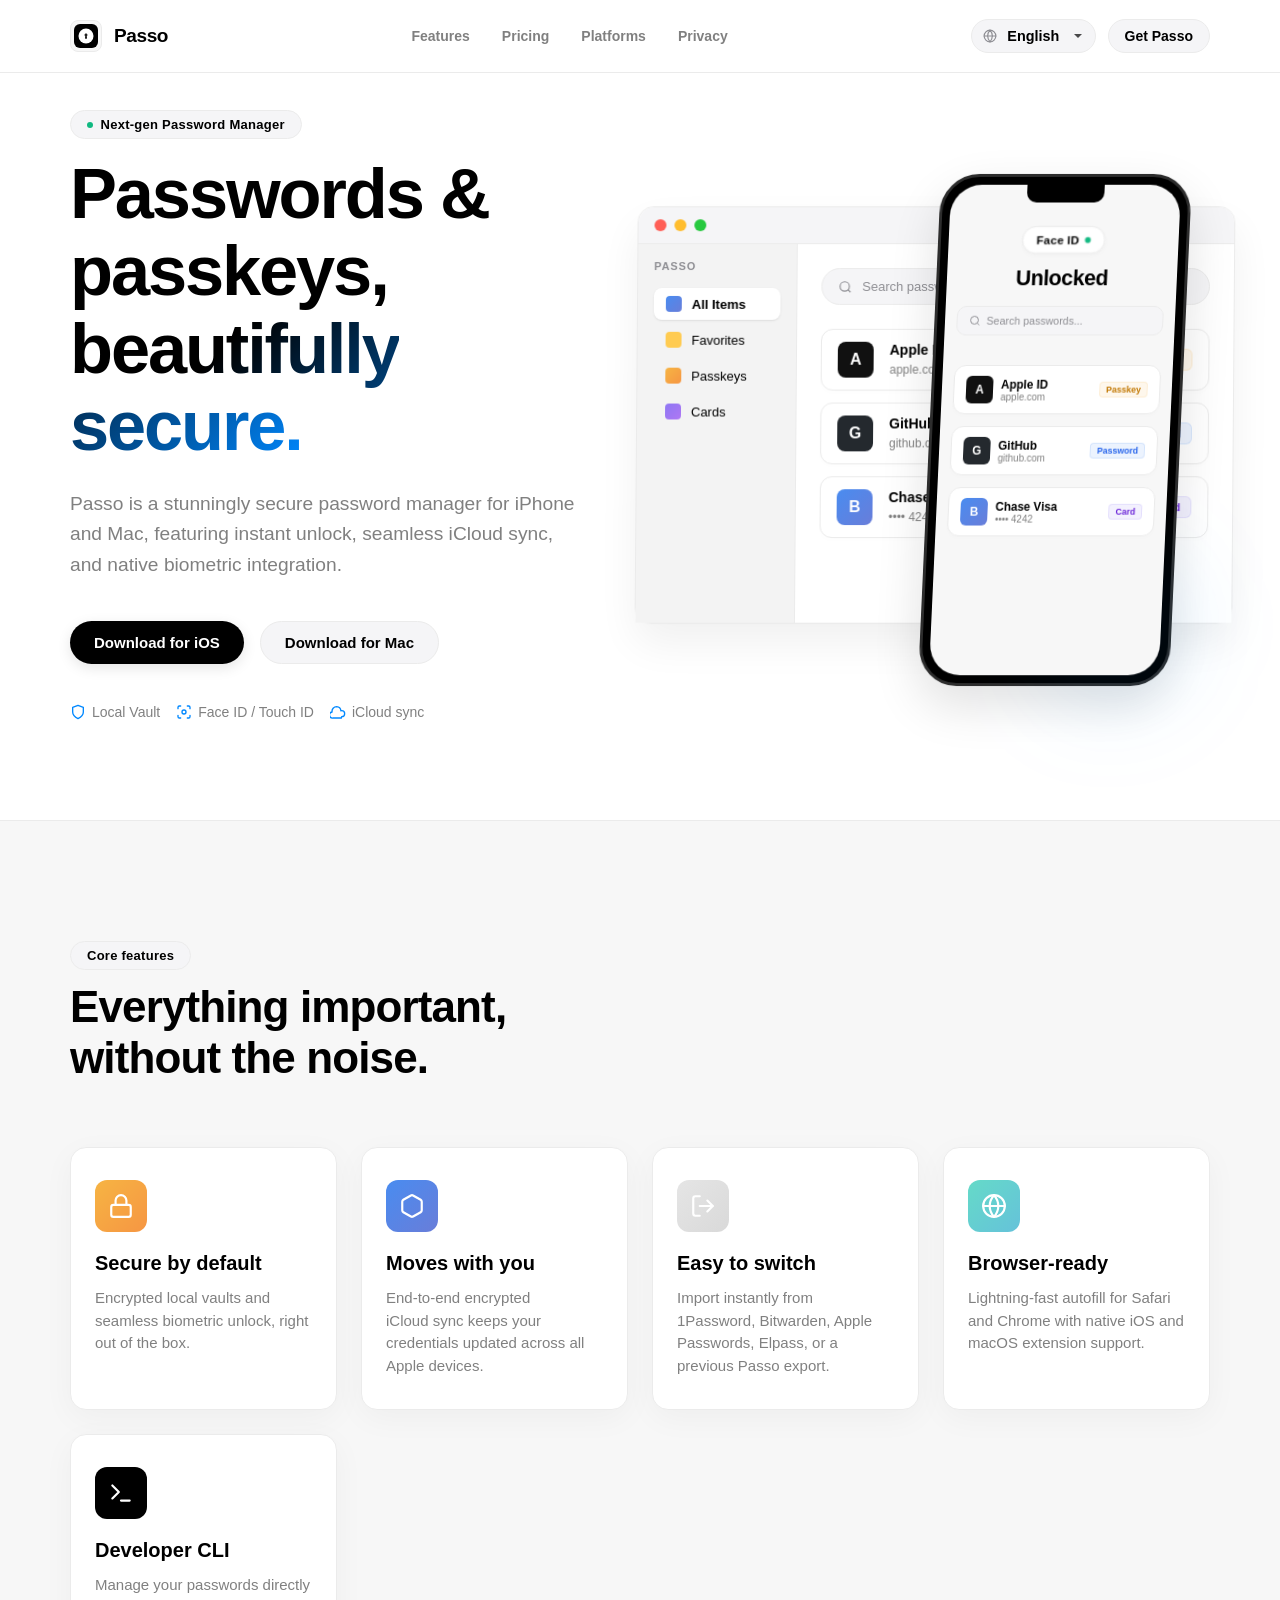
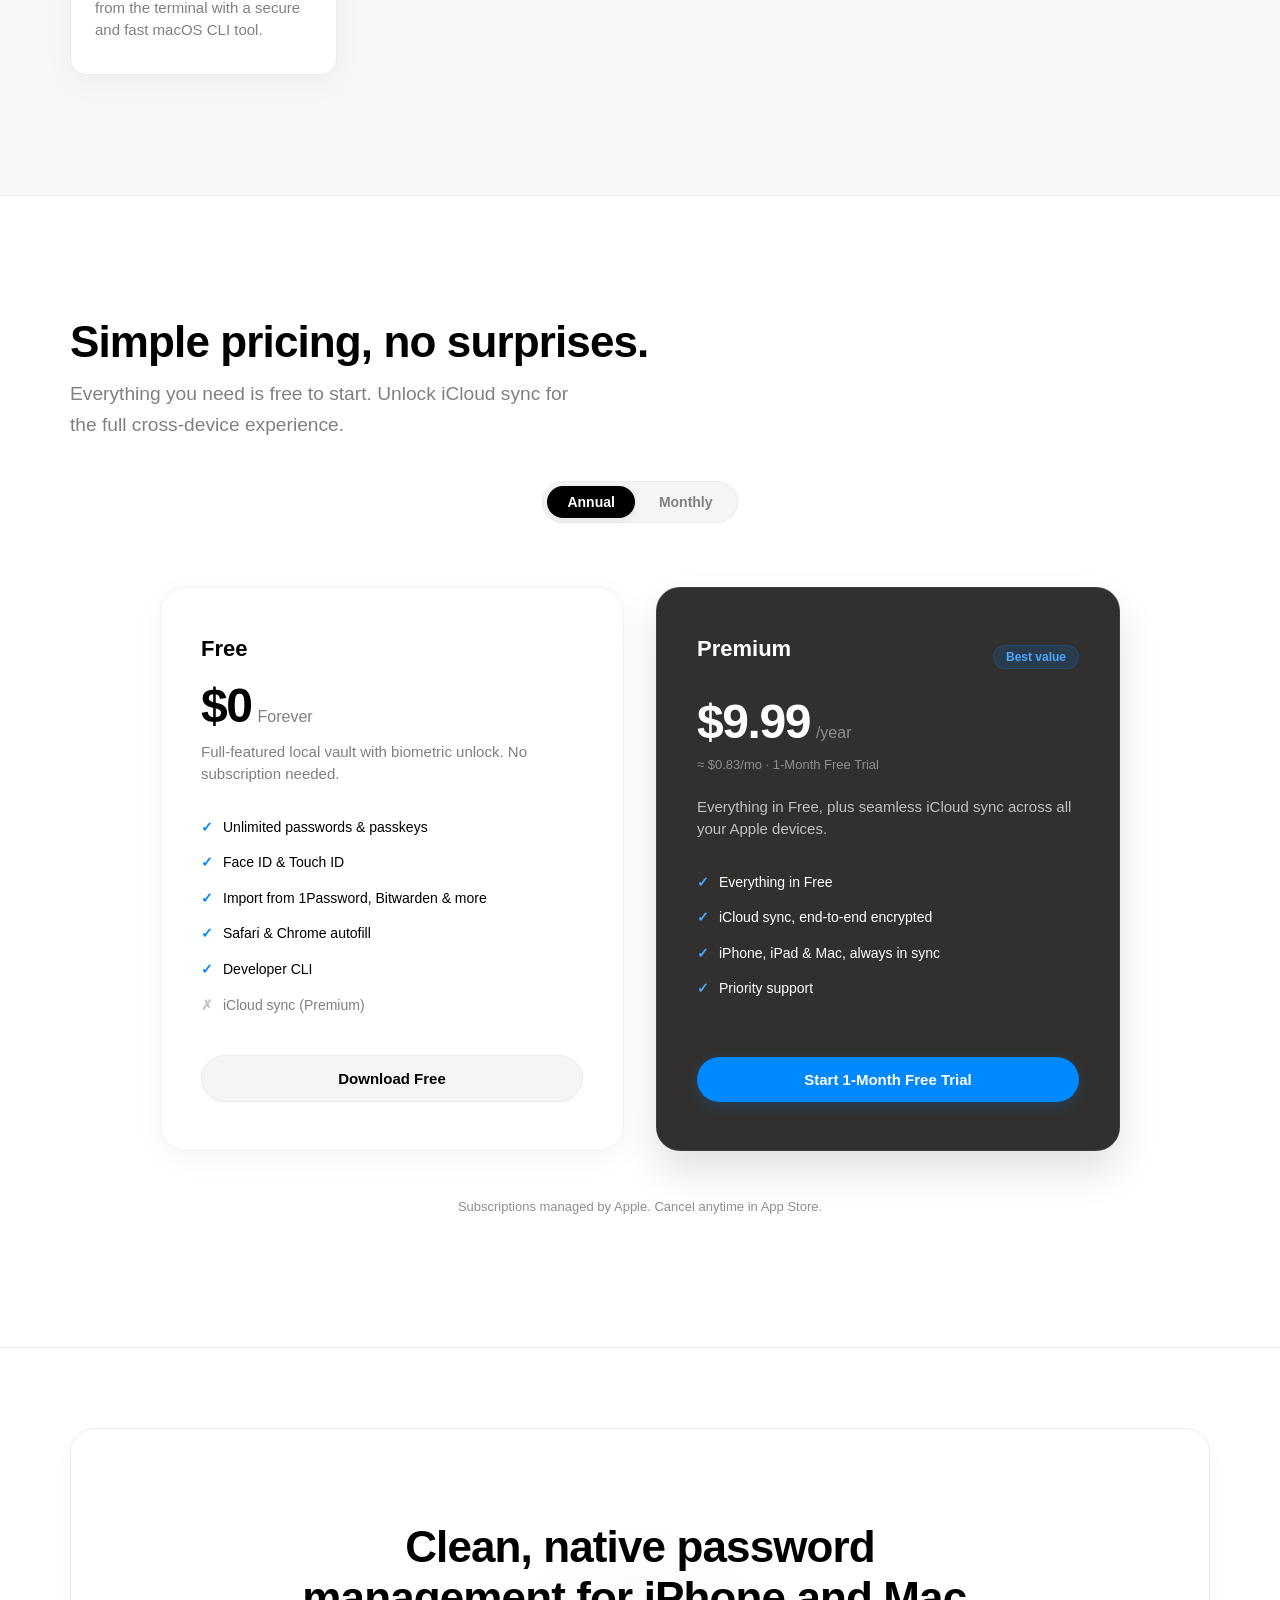
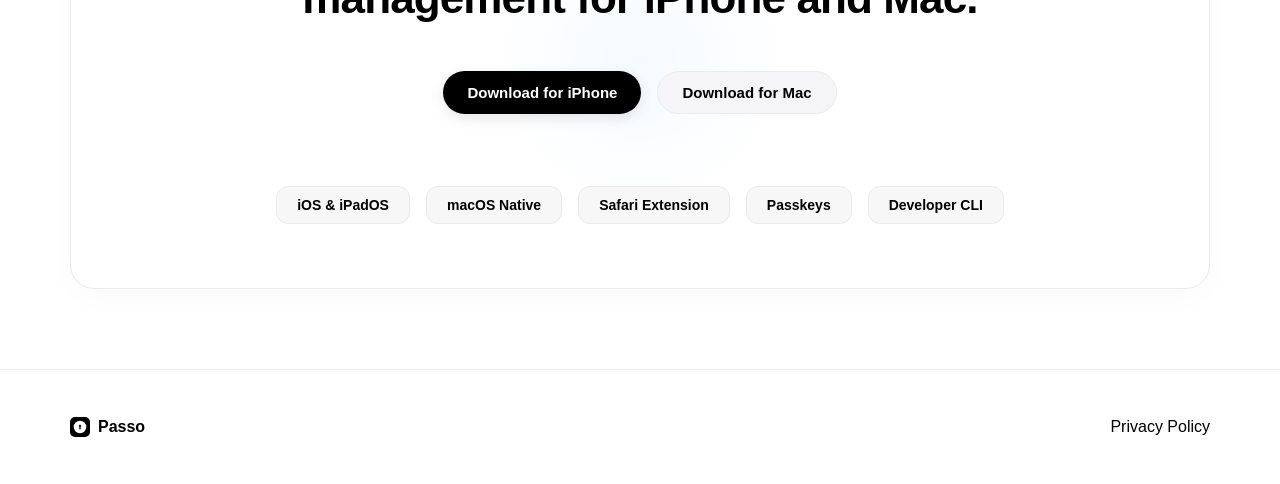
<file: index.html>
<!DOCTYPE html>
<html lang="en">
<head>
    <meta charset="utf-8">
    <meta name="viewport" content="width=device-width, initial-scale=1">
    <title data-i18n="title">Passo | Password Manager</title>
    <meta name="description" data-i18n="description" content="Passo is a beautiful, native password manager for iPhone and Mac with local libraries, biometric unlock, iCloud sync, and passkeys.">
    <link rel="canonical" href="https://getpasso.xyz">
    <meta name="google-site-verification" content="mE_e2vzP-IXFESlgrZXg3py2-feegddUzhf3JCPi5KQ" />
    <link rel="alternate" hreflang="x-default" href="https://getpasso.xyz/">
    <link rel="alternate" hreflang="en" href="https://getpasso.xyz/">
    <link rel="alternate" hreflang="zh" href="https://getpasso.xyz/?lang=zh">
    <link rel="alternate" hreflang="ja" href="https://getpasso.xyz/?lang=ja">

    <!-- Open Graph -->
    <meta property="og:type" content="website">
    <meta property="og:url" content="https://getpasso.xyz">
    <meta property="og:title" content="Passo | Password Manager for iPhone &amp; Mac">
    <meta property="og:description" content="Passo is a beautiful, native password manager for iPhone and Mac with local libraries, biometric unlock, iCloud sync, and passkeys.">
    <meta property="og:site_name" content="Passo">
    <meta property="og:locale" content="en_US">
    <meta property="og:image" content="https://getpasso.xyz/og-image.png">
    <meta property="og:image:width" content="1200">
    <meta property="og:image:height" content="630">

    <!-- Twitter Card -->
    <meta name="twitter:card" content="summary_large_image">
    <meta name="twitter:title" content="Passo | Password Manager for iPhone &amp; Mac">
    <meta name="twitter:description" content="Passo is a beautiful, native password manager for iPhone and Mac with local libraries, biometric unlock, iCloud sync, and passkeys.">
    <meta name="twitter:image" content="https://getpasso.xyz/og-image.png">

    <!-- JSON-LD Structured Data -->
    <script type="application/ld+json">
    {
        "@context": "https://schema.org",
        "@graph": [
            {
                "@type": "SoftwareApplication",
                "name": "Passo",
                "operatingSystem": "iOS, macOS",
                "applicationCategory": "SecurityApplication",
                "description": "Passo is a beautiful, native password manager for iPhone and Mac with local libraries, biometric unlock, iCloud sync, and passkeys.",
                "url": "https://getpasso.xyz",
                "author": {
                    "@type": "Organization",
                    "name": "Passo"
                }
            },
            {
                "@type": "WebSite",
                "name": "Passo",
                "url": "https://getpasso.xyz"
            }
        ]
    }
    </script>

    <!-- Google Fonts -->
    <link rel="preconnect" href="https://fonts.googleapis.com">
    <link rel="preconnect" href="https://fonts.gstatic.com" crossorigin>
    <link href="https://fonts.googleapis.com/css2?family=Outfit:wght@300;400;500;600;700;800&display=swap" rel="stylesheet">
    <link rel="icon" type="image/svg+xml" href="./icon.svg">
    <link rel="stylesheet" href="./styles.css?v=1.5">
</head>
<body>
    <!-- Animated background aura -->
    <div class="aura-container">
        <div class="aura aura-1"></div>
        <div class="aura aura-2"></div>
        <div class="aura aura-3"></div>
    </div>

    <header class="site-header">
        <div class="container header-inner">
            <a class="brand" href="#top" aria-label="Passo homepage">
                <div class="brand-icon">
                    <img src="./icon.svg" alt="" width="24" height="24">
                </div>
                <span>Passo</span>
            </a>

            <nav class="site-nav" aria-label="Primary">
                <a href="#features" data-i18n="nav_features">Features</a>
                <a href="#pricing" data-i18n="nav_pricing">Pricing</a>
                <a href="#platforms" data-i18n="nav_platforms">Platforms</a>
                <a href="./privacy-policy.html" data-i18n="nav_privacy">Privacy</a>
            </nav>

            <div style="display: flex; align-items: center; gap: 12px;">
                <div class="lang-switcher">
                    <svg class="lang-icon" xmlns="http://www.w3.org/2000/svg" width="14" height="14" viewBox="0 0 24 24" fill="none" stroke="currentColor" stroke-width="2" stroke-linecap="round" stroke-linejoin="round"><circle cx="12" cy="12" r="10"></circle><line x1="2" y1="12" x2="22" y2="12"></line><path d="M12 2a15.3 15.3 0 0 1 4 10 15.3 15.3 0 0 1-4 10 15.3 15.3 0 0 1-4-10 15.3 15.3 0 0 1 4-10z"></path></svg>
                    <select id="lang-select" class="lang-select" onchange="if(window.setLanguage) window.setLanguage(this.value)">
                        <option value="en">English</option>
                        <option value="zh">中文</option>
                        <option value="ja">日本語</option>
                    </select>
                </div>
                <a class="button button-glass header-cta" href="#download" data-i18n="cta_get">Get Passo</a>
            </div>
        </div>
    </header>

    <main id="top">
        <section class="hero">
            <div class="container hero-grid">
                <div class="hero-copy slide-up fade-in">
                    <div class="eyebrow glass-pill" data-i18n="hero_eyebrow">
                        <span class="pulse-dot"></span> Next-gen Password Manager
                    </div>
                    <h1 data-i18n="hero_title">Passwords &amp; passkeys,<br> <span class="text-gradient">beautifully secure.</span></h1>
                    <p class="hero-text" data-i18n="hero_text">
                        Passo is a stunningly secure password manager for iPhone and Mac, featuring instant unlock, seamless iCloud sync, and native biometric integration.
                    </p>

                    <div class="hero-actions">
                        <a class="button button-glow" href="https://apps.apple.com/app/id6757607918" data-store-link="ios" data-i18n="hero_dl_ios">
                            Download for iOS
                        </a>
                        <a class="button button-glass" href="https://apps.apple.com/app/id6757607918" data-store-link="mac" data-i18n="hero_dl_mac">
                            Download for Mac
                        </a>
                    </div>

                    <div class="hero-points">
                        <div class="point-chip" data-i18n="point_local"><svg xmlns="http://www.w3.org/2000/svg" width="16" height="16" viewBox="0 0 24 24" fill="none" stroke="currentColor" stroke-width="2" stroke-linecap="round" stroke-linejoin="round"><path d="M12 22s8-4 8-10V5l-8-3-8 3v7c0 6 8 10 8 10z"></path></svg> Local Vault</div>
                        <div class="point-chip" data-i18n="point_bio"><svg xmlns="http://www.w3.org/2000/svg" width="16" height="16" viewBox="0 0 24 24" fill="none" stroke="currentColor" stroke-width="2" stroke-linecap="round" stroke-linejoin="round"><path d="M3 7V5a2 2 0 0 1 2-2h2"/><path d="M17 3h2a2 2 0 0 1 2 2v2"/><path d="M21 17v2a2 2 0 0 1-2 2h-2"/><path d="M7 21H5a2 2 0 0 1-2-2v-2"/><circle cx="12" cy="12" r="3"/></svg> Face ID / Touch ID</div>
                        <div class="point-chip" data-i18n="point_sync"><svg xmlns="http://www.w3.org/2000/svg" width="16" height="16" viewBox="0 0 24 24" fill="none" stroke="currentColor" stroke-width="2" stroke-linecap="round" stroke-linejoin="round"><path d="M17.5 19c2.485 0 4.5-2.015 4.5-4.5S19.985 10 17.5 10c-.394 0-.77.05-1.127.143A6.985 6.985 0 0 0 10 4a7 7 0 0 0-6.91 8A4.5 4.5 0 0 0 4.5 21H17z"></path></svg> iCloud sync</div>
                    </div>
                </div>

                <div class="hero-visual" aria-hidden="true">
                    <div class="stagger-fade-in mock-mac-wrapper" style="transition-delay: 0.1s;">
                        <div class="mock-mac glass-panel">
                        <div class="mock-bar">
                            <span class="dot close"></span>
                            <span class="dot minimize"></span>
                            <span class="dot maximize"></span>
                        </div>
                        <div class="mock-body">
                            <div class="mock-sidebar">
                                <div class="mock-sidebar-title">PASSO</div>
                                <div class="mock-item active" data-i18n="mock_all">
                                    <div class="mock-icon"></div> All Items
                                </div>
                                <div class="mock-item" data-i18n="mock_fav">
                                    <div class="mock-icon star"></div> Favorites
                                </div>
                                <div class="mock-item" data-i18n="mock_passkeys">
                                    <div class="mock-icon key"></div> Passkeys
                                </div>
                                <div class="mock-item" data-i18n="mock_cards">
                                    <div class="mock-icon card"></div> Cards
                                </div>
                            </div>
                            <div class="mock-panel">
                                <div class="mock-search glass-input" data-i18n="mock_search">
                                    <svg width="14" height="14" viewBox="0 0 24 24" fill="none" stroke="currentColor" stroke-width="2"><circle cx="11" cy="11" r="8"></circle><path d="m21 21-4.35-4.35"></path></svg>
                                    Search passwords...
                                </div>
                                <div class="mock-list">
                                    <div class="mock-row">
                                        <div class="row-icon apple">A</div>
                                        <div class="row-details">
                                            <strong>Apple ID</strong>
                                            <span>apple.com</span>
                                        </div>
                                        <div class="row-badge passkey" data-i18n="badge_passkey">Passkey</div>
                                    </div>
                                    <div class="mock-row">
                                        <div class="row-icon github">G</div>
                                        <div class="row-details">
                                            <strong>GitHub</strong>
                                            <span>github.com</span>
                                        </div>
                                        <div class="row-badge password" data-i18n="badge_password">Password</div>
                                    </div>
                                    <div class="mock-row">
                                        <div class="row-icon bank">B</div>
                                        <div class="row-details">
                                            <strong>Chase Visa</strong>
                                            <span>•••• 4242</span>
                                        </div>
                                        <div class="row-badge card-badge" data-i18n="badge_card">Card</div>
                                    </div>
                                </div>
                            </div>
                        </div>
                    </div>
                    </div>

                    <div class="stagger-fade-in mock-phone-wrapper" style="transition-delay: 0.3s;">
                        <div class="mock-phone floating glass-panel-dark">
                        <div class="mock-phone-notch"></div>
                        <div class="mock-phone-screen">
                            <div class="phone-header">
                                <div class="pill-badge glass-pill">Face ID <span class="lock-icon"></span></div>
                                <h2 data-i18n="mock_unlocked">Unlocked</h2>
                            </div>
                            <div class="phone-search glass-input" data-i18n="mock_search">
                                <svg width="14" height="14" viewBox="0 0 24 24" fill="none" stroke="currentColor" stroke-width="2"><circle cx="11" cy="11" r="8"></circle><path d="m21 21-4.35-4.35"></path></svg>
                                Search passwords...
                            </div>
                            <div class="phone-stack">
                                <div class="phone-card p-card-1">
                                    <div class="row-icon apple">A</div>
                                    <div class="row-details">
                                        <strong>Apple ID</strong>
                                        <span>apple.com</span>
                                    </div>
                                    <div class="row-badge passkey" data-i18n="badge_passkey">Passkey</div>
                                </div>
                                <div class="phone-card p-card-2">
                                    <div class="row-icon github">G</div>
                                    <div class="row-details">
                                        <strong>GitHub</strong>
                                        <span>github.com</span>
                                    </div>
                                    <div class="row-badge password" data-i18n="badge_password">Password</div>
                                </div>
                                <div class="phone-card p-card-3">
                                    <div class="row-icon bank">B</div>
                                    <div class="row-details">
                                        <strong>Chase Visa</strong>
                                        <span>•••• 4242</span>
                                    </div>
                                    <div class="row-badge card-badge" data-i18n="badge_card">Card</div>
                                </div>
                            </div>
                        </div>
                        <div class="phone-glow"></div>
                        </div>
                    </div>
                </div>
            </div>
        </section>

        <section class="section features-section" id="features">
            <div class="container">
                <div class="section-heading">
                    <div class="eyebrow glass-pill stagger-fade-in" data-i18n="feat_eyebrow" style="transition-delay: 0.1s">Core features</div>
                    <h2 class="stagger-fade-in" data-i18n="feat_title" style="transition-delay: 0.2s">Everything important,<br>without the noise.</h2>
                </div>

                <div class="feature-grid">
                    <article class="feature-card glass-panel interactive-card stagger-fade-in" style="transition-delay: 0.05s">
                        <div class="feature-icon secure-bg">
                            <svg xmlns="http://www.w3.org/2000/svg" width="24" height="24" viewBox="0 0 24 24" fill="none" stroke="currentColor" stroke-width="2" stroke-linecap="round" stroke-linejoin="round"><rect x="3" y="11" width="18" height="11" rx="2" ry="2"></rect><path d="M7 11V7a5 5 0 0 1 10 0v4"></path></svg>
                        </div>
                        <h3 data-i18n="feat1_title">Secure by default</h3>
                        <p data-i18n="feat1_desc">Encrypted local vaults and seamless biometric unlock, right out of the box.</p>
                    </article>
                    <article class="feature-card glass-panel interactive-card stagger-fade-in" style="transition-delay: 0.15s">
                        <div class="feature-icon sync-bg">
                            <svg xmlns="http://www.w3.org/2000/svg" width="24" height="24" viewBox="0 0 24 24" fill="none" stroke="currentColor" stroke-width="2" stroke-linecap="round" stroke-linejoin="round"><path d="M21 16V8a2 2 0 0 0-1-1.73l-7-4a2 2 0 0 0-2 0l-7 4A2 2 0 0 0 3 8v8a2 2 0 0 0 1 1.73l7 4a2 2 0 0 0 2 0l7-4A2 2 0 0 0 21 16z"></path></svg>
                        </div>
                        <h3 data-i18n="feat2_title">Moves with you</h3>
                        <p data-i18n="feat2_desc">End-to-end encrypted iCloud sync keeps your credentials updated across all Apple devices.</p>
                    </article>
                    <article class="feature-card glass-panel interactive-card stagger-fade-in" style="transition-delay: 0.25s">
                        <div class="feature-icon import-bg">
                            <svg xmlns="http://www.w3.org/2000/svg" width="24" height="24" viewBox="0 0 24 24" fill="none" stroke="currentColor" stroke-width="2" stroke-linecap="round" stroke-linejoin="round"><path d="M16 17l5-5-5-5"></path><path d="M21 12H9"></path><path d="M9 3H5a2 2 0 0 0-2 2v14a2 2 0 0 0 2 2h4"></path></svg>
                        </div>
                        <h3 data-i18n="feat3_title">Easy to switch</h3>
                        <p data-i18n="feat3_desc">Import instantly from 1Password, Bitwarden, Apple Passwords, Elpass, or a previous Passo export.</p>
                    </article>
                    <article class="feature-card glass-panel interactive-card stagger-fade-in" style="transition-delay: 0.35s">
                        <div class="feature-icon web-bg">
                            <svg xmlns="http://www.w3.org/2000/svg" width="24" height="24" viewBox="0 0 24 24" fill="none" stroke="currentColor" stroke-width="2" stroke-linecap="round" stroke-linejoin="round"><circle cx="12" cy="12" r="10"></circle><line x1="2" y1="12" x2="22" y2="12"></line><path d="M12 2a15.3 15.3 0 0 1 4 10 15.3 15.3 0 0 1-4 10 15.3 15.3 0 0 1-4-10 15.3 15.3 0 0 1 4-10z"></path></svg>
                        </div>
                        <h3 data-i18n="feat4_title">Browser-ready</h3>
                        <p data-i18n="feat4_desc">Lightning-fast autofill for Safari and Chrome with native iOS and macOS extension support.</p>
                    </article>
                    <article class="feature-card glass-panel interactive-card stagger-fade-in" style="transition-delay: 0.45s">
                        <div class="feature-icon cli-bg">
                            <svg xmlns="http://www.w3.org/2000/svg" width="24" height="24" viewBox="0 0 24 24" fill="none" stroke="currentColor" stroke-width="2" stroke-linecap="round" stroke-linejoin="round"><polyline points="4 17 10 11 4 5"></polyline><line x1="12" y1="19" x2="20" y2="19"></line></svg>
                        </div>
                        <h3 data-i18n="feat5_title">Developer CLI</h3>
                        <p data-i18n="feat5_desc">Manage your passwords directly from the terminal with a secure and fast macOS CLI tool.</p>
                    </article>
                </div>
            </div>
        </section>

        <section class="section pricing-section" id="pricing">
            <div class="container">
                <div class="section-heading">
                    <div class="eyebrow glass-pill stagger-fade-in" data-i18n="pricing_eyebrow">Pricing</div>
                    <h2 class="stagger-fade-in" data-i18n="pricing_title">Simple pricing, no surprises.</h2>
                    <p class="hero-text stagger-fade-in" data-i18n="pricing_subtitle">
                        Everything you need is free to start. Unlock iCloud sync for the full cross-device experience.
                    </p>
                </div>

                <div class="pricing-toggle-wrapper stagger-fade-in">
                    <div class="pricing-toggle" id="pricing-toggle" role="group" aria-label="Billing period">
                        <button type="button" class="toggle-btn active" id="toggle-annual" aria-pressed="true" data-i18n="pricing_annual">Annual</button>
                        <button type="button" class="toggle-btn" id="toggle-monthly" aria-pressed="false" data-i18n="pricing_monthly">Monthly</button>
                    </div>
                </div>

                <div class="pricing-grid">
                    <article class="pricing-card pricing-card-free glass-panel interactive-card stagger-fade-in">
                        <div class="pricing-card-header">
                            <div class="plan-name" data-i18n="plan_free_name">Free</div>
                            <div class="plan-price">
                                <span class="price-amount">$0</span>
                                <span class="price-period" data-i18n="plan_free_period">Forever</span>
                            </div>
                            <p class="plan-desc" data-i18n="plan_free_desc">
                                Full-featured local vault with biometric unlock. No subscription needed.
                            </p>
                        </div>
                        <ul class="feature-list">
                            <li class="feature-item"><span class="feat-check">✓</span> <span data-i18n="feat_unlimited">Unlimited passwords & passkeys</span></li>
                            <li class="feature-item"><span class="feat-check">✓</span> <span data-i18n="feat_biometric">Face ID & Touch ID</span></li>
                            <li class="feature-item"><span class="feat-check">✓</span> <span data-i18n="feat_import">Import from 1Password, Bitwarden & more</span></li>
                            <li class="feature-item"><span class="feat-check">✓</span> <span data-i18n="feat_autofill">Safari & Chrome autofill</span></li>
                            <li class="feature-item"><span class="feat-check">✓</span> <span data-i18n="feat_cli_free">Developer CLI</span></li>
                            <li class="feature-item feat-unavail"><span class="feat-cross">✗</span> <span data-i18n="feat_sync_lock">iCloud sync (Premium)</span></li>
                        </ul>
                        <a class="button button-glass pricing-cta" href="https://apps.apple.com/app/id6757607918" data-i18n="plan_free_cta">Download Free</a>
                    </article>

                    <article class="pricing-card pricing-card-premium stagger-fade-in">
                        <div class="pricing-card-header">
                            <div class="plan-name-row">
                                <div class="plan-name plan-name-light" data-i18n="plan_premium_name">Premium</div>
                                <div class="plan-badge" data-i18n="plan_badge_best">Best value</div>
                            </div>
                            <div class="plan-price" id="premium-price-display">
                                <span class="price-amount" id="premium-price-amount">$9.99</span>
                                <span class="price-period" id="premium-price-period">/year</span>
                            </div>
                            <div class="price-note" id="premium-price-note" data-i18n="price_note_annual">≈ $0.83/mo · 1 Month Free Trial</div>
                            <p class="plan-desc plan-desc-light" data-i18n="plan_premium_desc">
                                Everything in Free, plus seamless iCloud sync across all your Apple devices.
                            </p>
                        </div>
                        <ul class="feature-list feature-list-light">
                            <li class="feature-item"><span class="feat-check feat-check-light">✓</span> <span data-i18n="feat_all_free">Everything in Free</span></li>
                            <li class="feature-item"><span class="feat-check feat-check-light">✓</span> <span data-i18n="feat_sync">iCloud sync, end-to-end encrypted</span></li>
                            <li class="feature-item"><span class="feat-check feat-check-light">✓</span> <span data-i18n="feat_multidevice">iPhone, iPad & Mac, always in sync</span></li>
                            <li class="feature-item"><span class="feat-check feat-check-light">✓</span> <span data-i18n="feat_priority">Priority support</span></li>
                        </ul>
                        <a class="button button-glow pricing-cta pricing-cta-premium" href="https://apps.apple.com/app/id6757607918" data-i18n="plan_premium_cta">Start 1-Month Free Trial</a>
                    </article>
                </div>

                <p class="pricing-footnote stagger-fade-in" data-i18n="pricing_footnote">
                    Subscriptions managed by Apple. Cancel anytime in App Store.
                </p>
            </div>
        </section>

        <section class="section" id="platforms">
            <div class="container">
                <div class="cta-panel glass-panel" id="download">
                    <div class="cta-glow"></div>
                    <div class="cta-content stagger-fade-in" style="transition-delay: 0.1s">
                        <div class="eyebrow glass-pill" data-i18n="cta_eyebrow">Get Passo</div>
                        <h2 data-i18n="cta_title">Clean, native password management for iPhone and Mac.</h2>
                    </div>
                    <div class="hero-actions stagger-fade-in" style="position: relative; z-index: 10; margin-top: 32px; transition-delay: 0.2s">
                        <a class="button button-glow" href="#" data-store-link="ios" data-i18n="cta_dl_ios">Download for iPhone</a>
                        <a class="button button-glass" href="#" data-store-link="mac" data-i18n="cta_dl_mac">Download for Mac</a>
                    </div>
                    <div class="platform-row stagger-fade-in" style="margin-top: 32px; transition-delay: 0.3s">
                        <div class="platform-chip glass-badge" data-i18n="chip_ios">iOS &amp; iPadOS</div>
                        <div class="platform-chip glass-badge" data-i18n="chip_mac">macOS Native</div>
                        <div class="platform-chip glass-badge" data-i18n="chip_safari">Safari Extension</div>
                        <div class="platform-chip glass-badge" data-i18n="chip_passkeys">Passkeys</div>
                        <div class="platform-chip glass-badge" data-i18n="chip_cli">Developer CLI</div>
                    </div>
                </div>
            </div>
        </section>
    </main>

    <footer class="site-footer">
        <div class="container footer-inner">
            <div class="footer-brand">
                <img src="./icon.svg" alt="" width="20" height="20">
                <p>Passo</p>
            </div>
            <a href="./privacy-policy.html">Privacy Policy</a>
        </div>
    </footer>

    <script src="./script.js"></script>
    <script>
        // Simple observer for fade-in animations on scroll
        document.addEventListener("DOMContentLoaded", () => {
            const observer = new IntersectionObserver((entries) => {
                entries.forEach(entry => {
                    if (entry.isIntersecting) {
                        entry.target.classList.add('visible');
                    }
                });
            }, { threshold: 0.1 });

            document.querySelectorAll('.slide-up, .fade-in, .stagger-fade-in').forEach((el) => {
                observer.observe(el);
            });
        });
    </script>
</body>
</html>
</file>
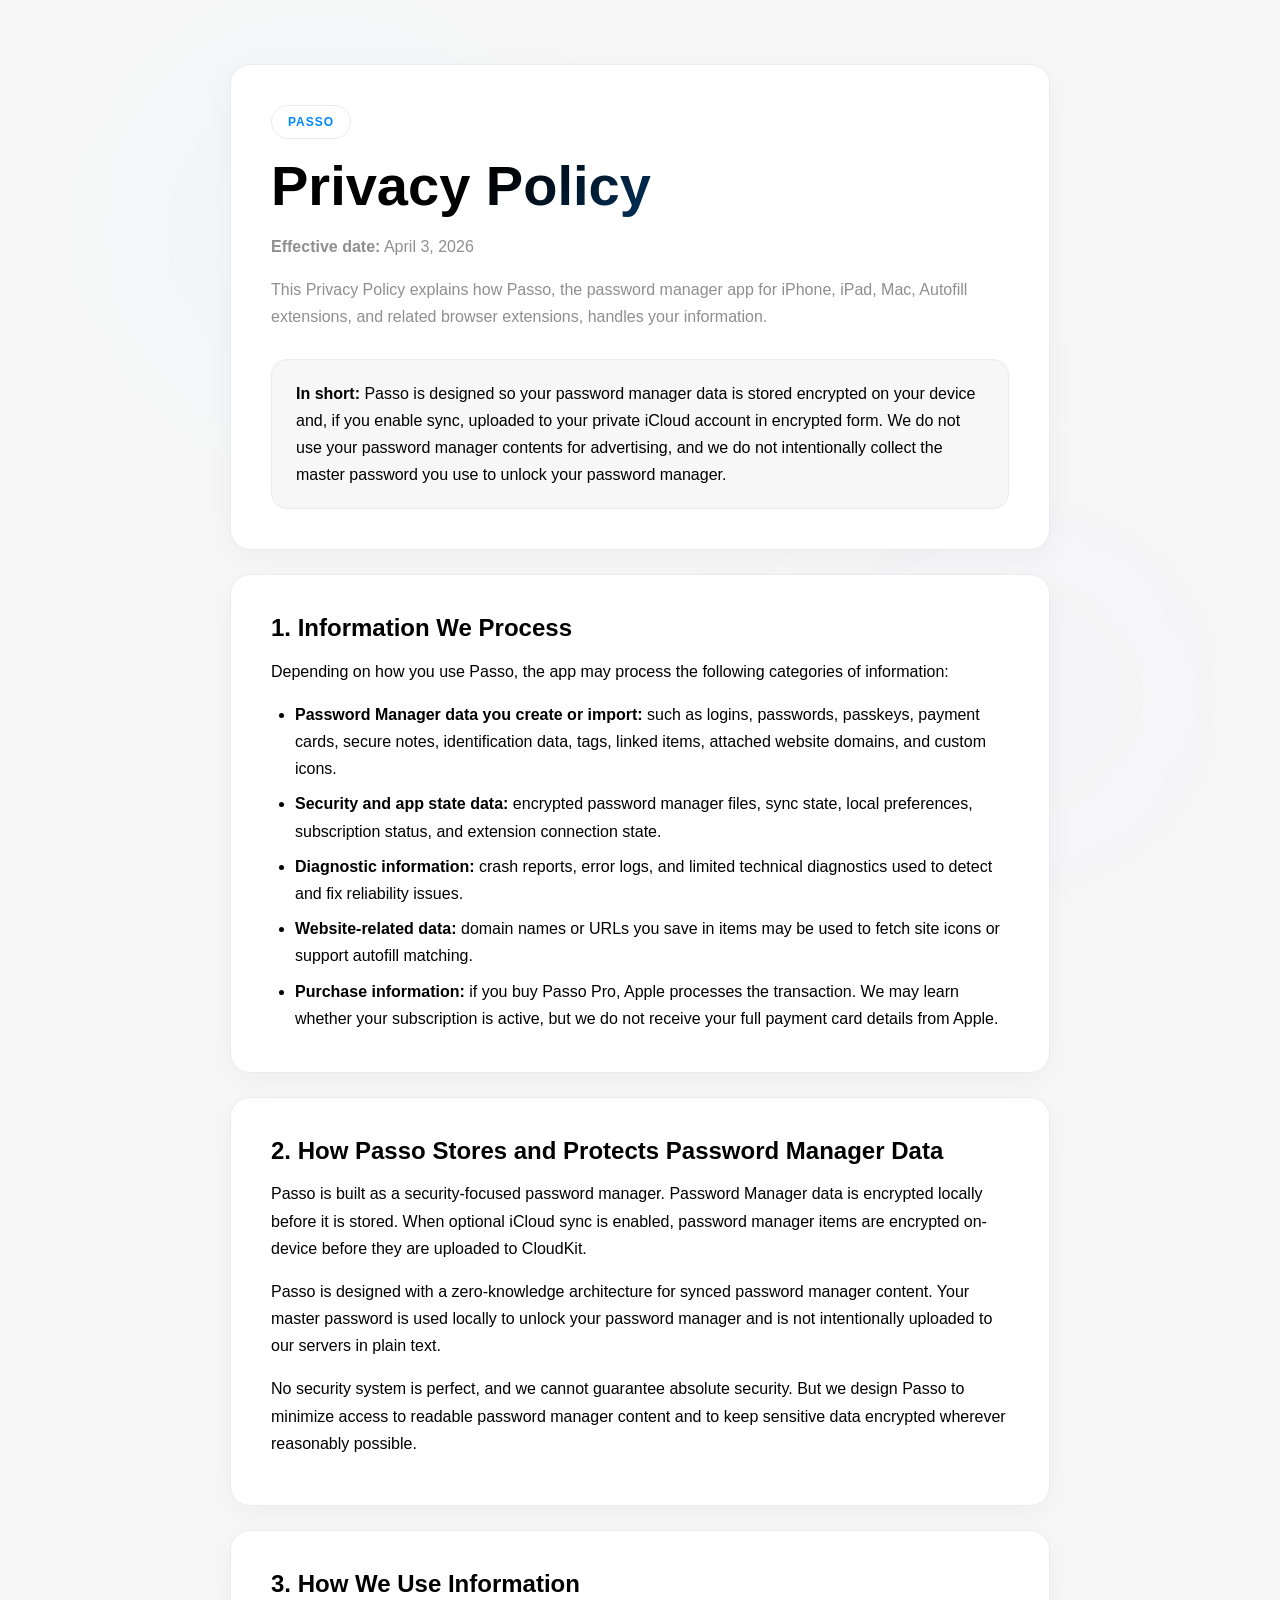
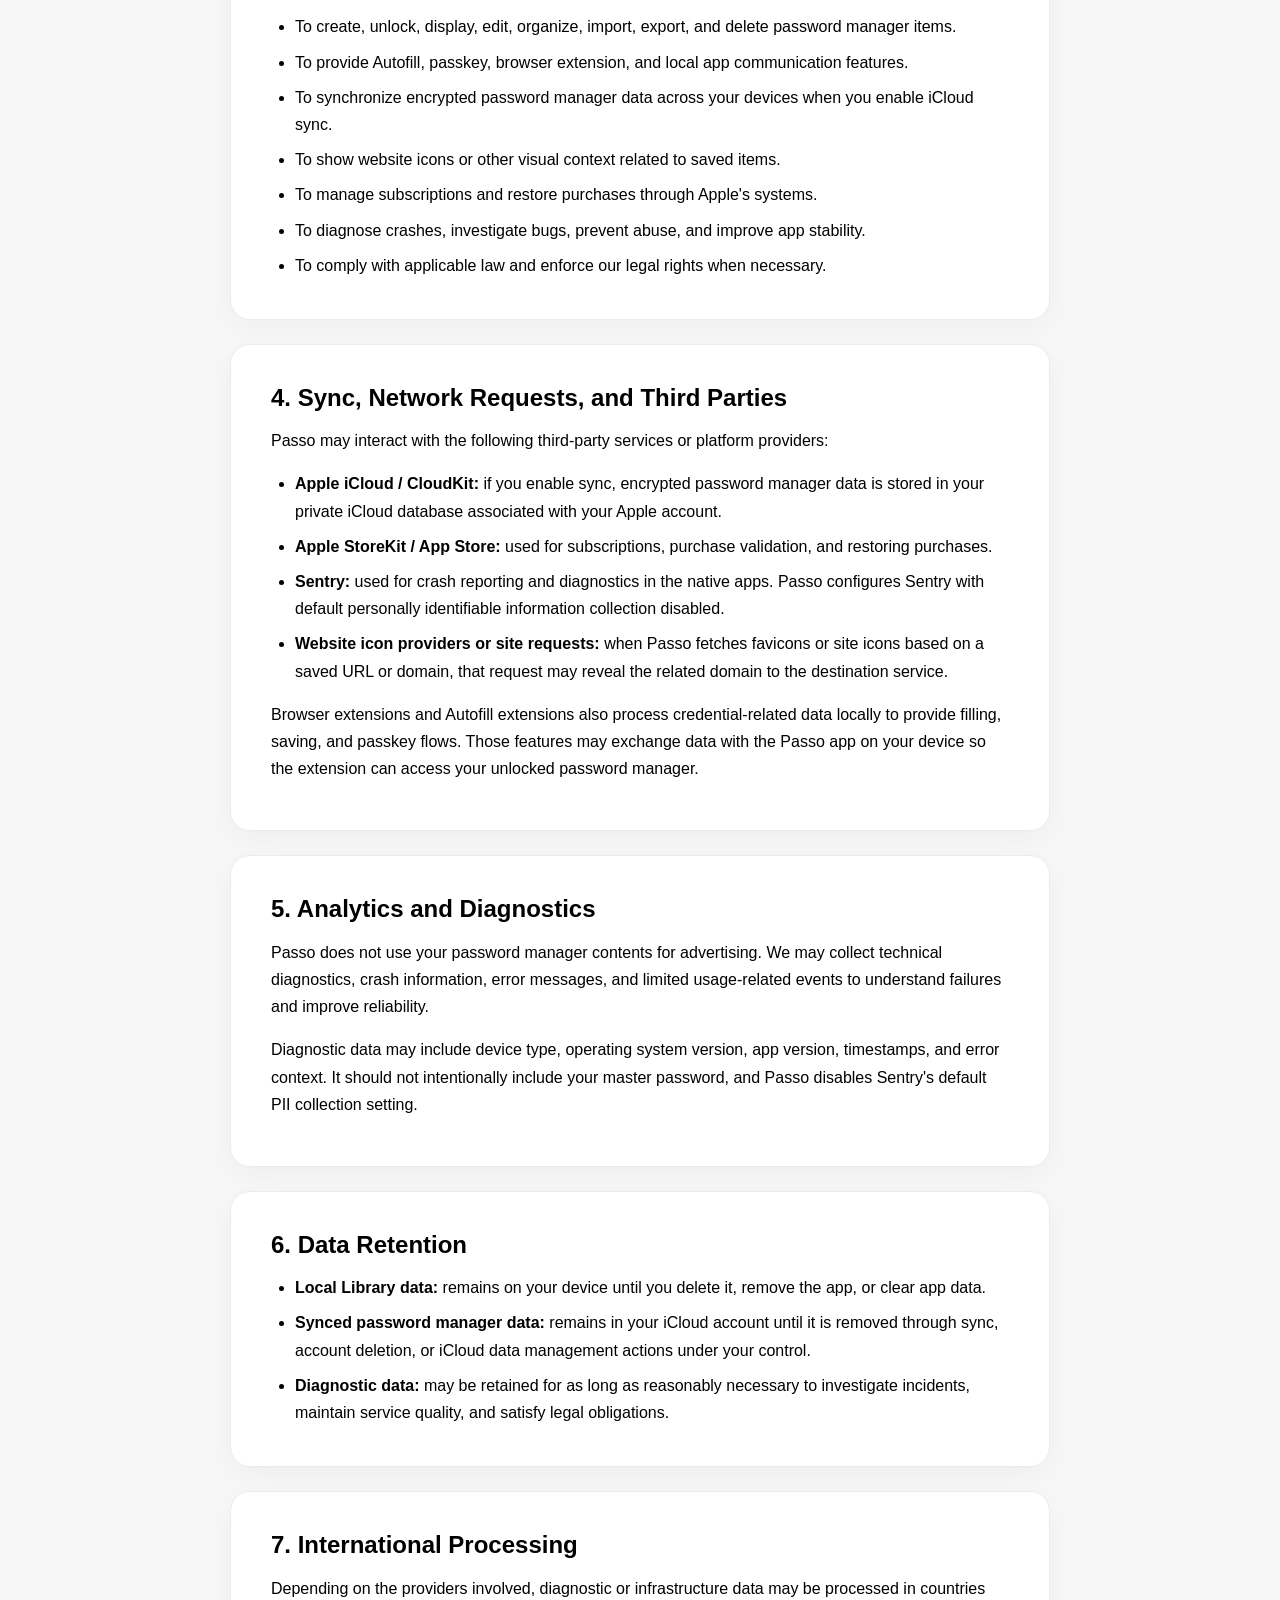
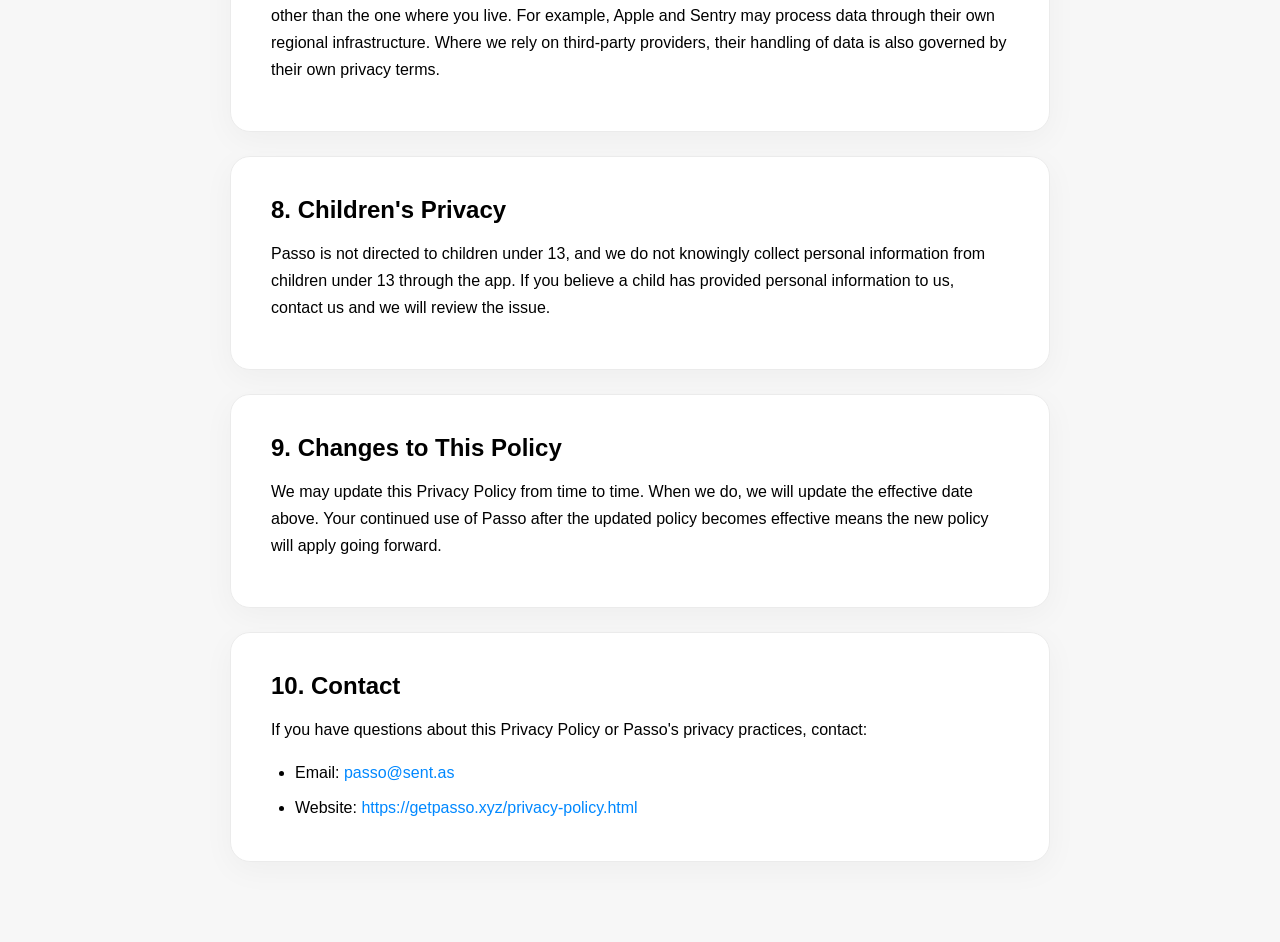
<file: privacy-policy.html>
<!DOCTYPE html>
<html lang="en">
<head>
    <meta charset="utf-8">
    <meta name="viewport" content="width=device-width, initial-scale=1">
    <title>Passo Privacy Policy</title>
    <!-- Google Fonts -->
    <link rel="preconnect" href="https://fonts.googleapis.com">
    <link rel="preconnect" href="https://fonts.gstatic.com" crossorigin>
    <link href="https://fonts.googleapis.com/css2?family=Outfit:wght@300;400;500;600;700;800&display=swap" rel="stylesheet">
    <link rel="icon" type="image/svg+xml" href="../icon.svg">
    <style>
        :root {
            color-scheme: light;
            --bg-base: #F7F7F7;
            --bg-surface: #FFFFFF;
            --text-main: #000000;
            --text-muted: #8E8E93;
            --glass-bg: #FFFFFF;
            --glass-border: 1px solid #EBEBEB;
            --glass-shadow: 0 8px 32px 0 rgba(0, 0, 0, 0.04);
            --accent-blue: #0088FF;
            --accent-soft: rgba(0, 136, 255, 0.06);
            --font: -apple-system, BlinkMacSystemFont, "SF Pro Text", "SF Pro Icons", "Helvetica Neue", Helvetica, Arial, sans-serif;
            --line: #EBEBEB;
        }

        *, *::before, *::after {
            box-sizing: border-box;
        }

        body {
            margin: 0;
            font-family: var(--font);
            color: var(--text-main);
            background-color: var(--bg-base);
            overflow-x: hidden;
            position: relative;
            -webkit-font-smoothing: antialiased;
            line-height: 1.7;
        }

        /* Background Auras */
        .aura-container {
            position: fixed;
            top: 0; left: 0;
            width: 100vw; height: 100vh;
            overflow: hidden; z-index: -1;
            pointer-events: none;
        }

        .aura {
            position: absolute;
            filter: blur(100px);
            opacity: 0.5;
            animation: float-aura 20s ease-in-out infinite alternate;
        }

        .aura-1 { top: -10%; left: 0%; width: 50vw; height: 50vw; background: radial-gradient(circle, rgba(0,136,255,0.05) 0%, rgba(0,136,255,0) 70%); }
        .aura-2 { bottom: -20%; right: -10%; width: 60vw; height: 60vw; background: radial-gradient(circle, rgba(142,119,243,0.05) 0%, rgba(142,119,243,0) 70%); animation-delay: -5s; }

        @keyframes float-aura {
            0% { transform: translate(0, 0) scale(1); }
            50% { transform: translate(5%, 5%) scale(1.1); }
            100% { transform: translate(-5%, -5%) scale(0.9); }
        }

        main {
            max-width: 860px;
            margin: 0 auto;
            padding: 64px 20px 80px;
        }

        .hero, section {
            background: var(--glass-bg);
            backdrop-filter: blur(16px);
            -webkit-backdrop-filter: blur(16px);
            border: var(--glass-border);
            border-radius: 20px;
            box-shadow: var(--glass-shadow);
        }

        .hero {
            padding: 40px;
            margin-bottom: 24px;
        }

        .eyebrow {
            display: inline-flex;
            align-items: center;
            gap: 8px;
            padding: 6px 16px;
            background: #FFFFFF;
            border: 1px solid var(--line);
            border-radius: 9999px;
            font-size: 12px;
            font-weight: 600;
            letter-spacing: 0.08em;
            text-transform: uppercase;
            backdrop-filter: blur(8px);
            color: var(--accent-blue);
            margin-bottom: 16px;
        }

        h1, h2 {
            line-height: 1.1;
            margin: 0 0 16px;
            font-weight: 700;
            color: var(--text-main);
        }

        h1 {
            font-size: clamp(36px, 5vw, 56px);
            font-weight: 800;
            background: linear-gradient(135deg, var(--text-main) 30%, var(--accent-blue) 100%);
            -webkit-background-clip: text;
            -webkit-text-fill-color: transparent;
            background-clip: text;
        }

        h2 { font-size: 24px; margin-top: 8px; }

        p, li { font-size: 16px; font-weight: 400; }

        .meta, .intro { color: var(--text-muted); }

        .summary {
            margin-top: 28px;
            padding: 20px 24px;
            border-radius: 16px;
            background: var(--bg-base);
            border: 1px solid var(--line);
            color: var(--text-main);
        }

        section { padding: 32px 40px; margin-top: 24px; }
        
        ul { margin: 16px 0 0; padding-left: 24px; }
        li { margin-bottom: 8px; }

        a { color: var(--accent-blue); text-decoration: none; transition: 0.2s; font-weight: 500; }
        a:hover { color: #0073e6; text-decoration: underline; }

        code {
            font-family: ui-monospace, SFMono-Regular, Menlo, Monaco, Consolas, monospace;
            font-size: 0.9em;
            background: rgba(0, 0, 0, 0.04);
            padding: 2px 6px;
            border-radius: 4px;
        }

        .fade-in {
            opacity: 0;
            animation: fadeIn 0.8s ease forwards;
        }

        @keyframes fadeIn {
            from { opacity: 0; transform: translateY(10px); }
            to { opacity: 1; transform: translateY(0); }
        }

        @media (max-width: 640px) {
            .hero, section { padding: 24px 20px; border-radius: 16px; }
            main { padding: 32px 16px 40px; }
        }
    </style>
</head>
<body>
<div class="aura-container">
    <div class="aura aura-1"></div>
    <div class="aura aura-2"></div>
</div>
<main class="fade-in">
    <header class="hero">
        <div class="eyebrow">Passo</div>
        <h1>Privacy Policy</h1>
        <p class="meta"><strong>Effective date:</strong> April 3, 2026</p>
        <p class="intro">
            This Privacy Policy explains how Passo, the password manager app for iPhone, iPad, Mac, Autofill extensions,
            and related browser extensions, handles your information.
        </p>
        <div class="summary">
            <strong>In short:</strong> Passo is designed so your password manager data is stored encrypted on your device and, if you
            enable sync, uploaded to your private iCloud account in encrypted form. We do not use your password manager contents for advertising,
            and we do not intentionally collect the master password you use to unlock your password manager.
        </div>
    </header>

    <section>
        <h2>1. Information We Process</h2>
        <p>Depending on how you use Passo, the app may process the following categories of information:</p>
        <ul>
            <li><strong>Password Manager data you create or import:</strong> such as logins, passwords, passkeys, payment cards, secure notes, identification data, tags, linked items, attached website domains, and custom icons.</li>
            <li><strong>Security and app state data:</strong> encrypted password manager files, sync state, local preferences, subscription status, and extension connection state.</li>
            <li><strong>Diagnostic information:</strong> crash reports, error logs, and limited technical diagnostics used to detect and fix reliability issues.</li>
            <li><strong>Website-related data:</strong> domain names or URLs you save in items may be used to fetch site icons or support autofill matching.</li>
            <li><strong>Purchase information:</strong> if you buy Passo Pro, Apple processes the transaction. We may learn whether your subscription is active, but we do not receive your full payment card details from Apple.</li>
        </ul>
    </section>

    <section>
        <h2>2. How Passo Stores and Protects Password Manager Data</h2>
        <p>
            Passo is built as a security-focused password manager. Password Manager data is encrypted locally before it is stored. When optional iCloud sync
            is enabled, password manager items are encrypted on-device before they are uploaded to CloudKit.
        </p>
        <p>
            Passo is designed with a zero-knowledge architecture for synced password manager content. Your master password is used locally to unlock your password manager
            and is not intentionally uploaded to our servers in plain text.
        </p>
        <p>
            No security system is perfect, and we cannot guarantee absolute security. But we design Passo to minimize access to readable password manager content
            and to keep sensitive data encrypted wherever reasonably possible.
        </p>
    </section>

    <section>
        <h2>3. How We Use Information</h2>
        <ul>
            <li>To create, unlock, display, edit, organize, import, export, and delete password manager items.</li>
            <li>To provide Autofill, passkey, browser extension, and local app communication features.</li>
            <li>To synchronize encrypted password manager data across your devices when you enable iCloud sync.</li>
            <li>To show website icons or other visual context related to saved items.</li>
            <li>To manage subscriptions and restore purchases through Apple's systems.</li>
            <li>To diagnose crashes, investigate bugs, prevent abuse, and improve app stability.</li>
            <li>To comply with applicable law and enforce our legal rights when necessary.</li>
        </ul>
    </section>

    <section>
        <h2>4. Sync, Network Requests, and Third Parties</h2>
        <p>Passo may interact with the following third-party services or platform providers:</p>
        <ul>
            <li><strong>Apple iCloud / CloudKit:</strong> if you enable sync, encrypted password manager data is stored in your private iCloud database associated with your Apple account.</li>
            <li><strong>Apple StoreKit / App Store:</strong> used for subscriptions, purchase validation, and restoring purchases.</li>
            <li><strong>Sentry:</strong> used for crash reporting and diagnostics in the native apps. Passo configures Sentry with default personally identifiable information collection disabled.</li>
            <li><strong>Website icon providers or site requests:</strong> when Passo fetches favicons or site icons based on a saved URL or domain, that request may reveal the related domain to the destination service.</li>
        </ul>
        <p>
            Browser extensions and Autofill extensions also process credential-related data locally to provide filling, saving, and passkey flows.
            Those features may exchange data with the Passo app on your device so the extension can access your unlocked password manager.
        </p>
    </section>

    <section>
        <h2>5. Analytics and Diagnostics</h2>
        <p>
            Passo does not use your password manager contents for advertising. We may collect technical diagnostics, crash information, error messages,
            and limited usage-related events to understand failures and improve reliability.
        </p>
        <p>
            Diagnostic data may include device type, operating system version, app version, timestamps, and error context. It should not intentionally
            include your master password, and Passo disables Sentry's default PII collection setting.
        </p>
    </section>

    <section>
        <h2>6. Data Retention</h2>
        <ul>
            <li><strong>Local Library data:</strong> remains on your device until you delete it, remove the app, or clear app data.</li>
            <li><strong>Synced password manager data:</strong> remains in your iCloud account until it is removed through sync, account deletion, or iCloud data management actions under your control.</li>
            <li><strong>Diagnostic data:</strong> may be retained for as long as reasonably necessary to investigate incidents, maintain service quality, and satisfy legal obligations.</li>
        </ul>
    </section>

    <section>
        <h2>7. International Processing</h2>
        <p>
            Depending on the providers involved, diagnostic or infrastructure data may be processed in countries other than the one where you live.
            For example, Apple and Sentry may process data through their own regional infrastructure. Where we rely on third-party providers, their
            handling of data is also governed by their own privacy terms.
        </p>
    </section>

    <section>
        <h2>8. Children's Privacy</h2>
        <p>
            Passo is not directed to children under 13, and we do not knowingly collect personal information from children under 13 through the app.
            If you believe a child has provided personal information to us, contact us and we will review the issue.
        </p>
    </section>

    <section>
        <h2>9. Changes to This Policy</h2>
        <p>
            We may update this Privacy Policy from time to time. When we do, we will update the effective date above. Your continued use of Passo after
            the updated policy becomes effective means the new policy will apply going forward.
        </p>
    </section>

    <section>
        <h2>10. Contact</h2>
        <p>If you have questions about this Privacy Policy or Passo's privacy practices, contact:</p>
        <ul>
            <li>Email: <a href="mailto:passo@sent.as">passo@sent.as</a></li>
            <li>Website: <a href="https://getpasso.xyz/privacy-policy.html">https://getpasso.xyz/privacy-policy.html</a></li>
        </ul>
    </section>
</main>
</body>
</html>
</file>
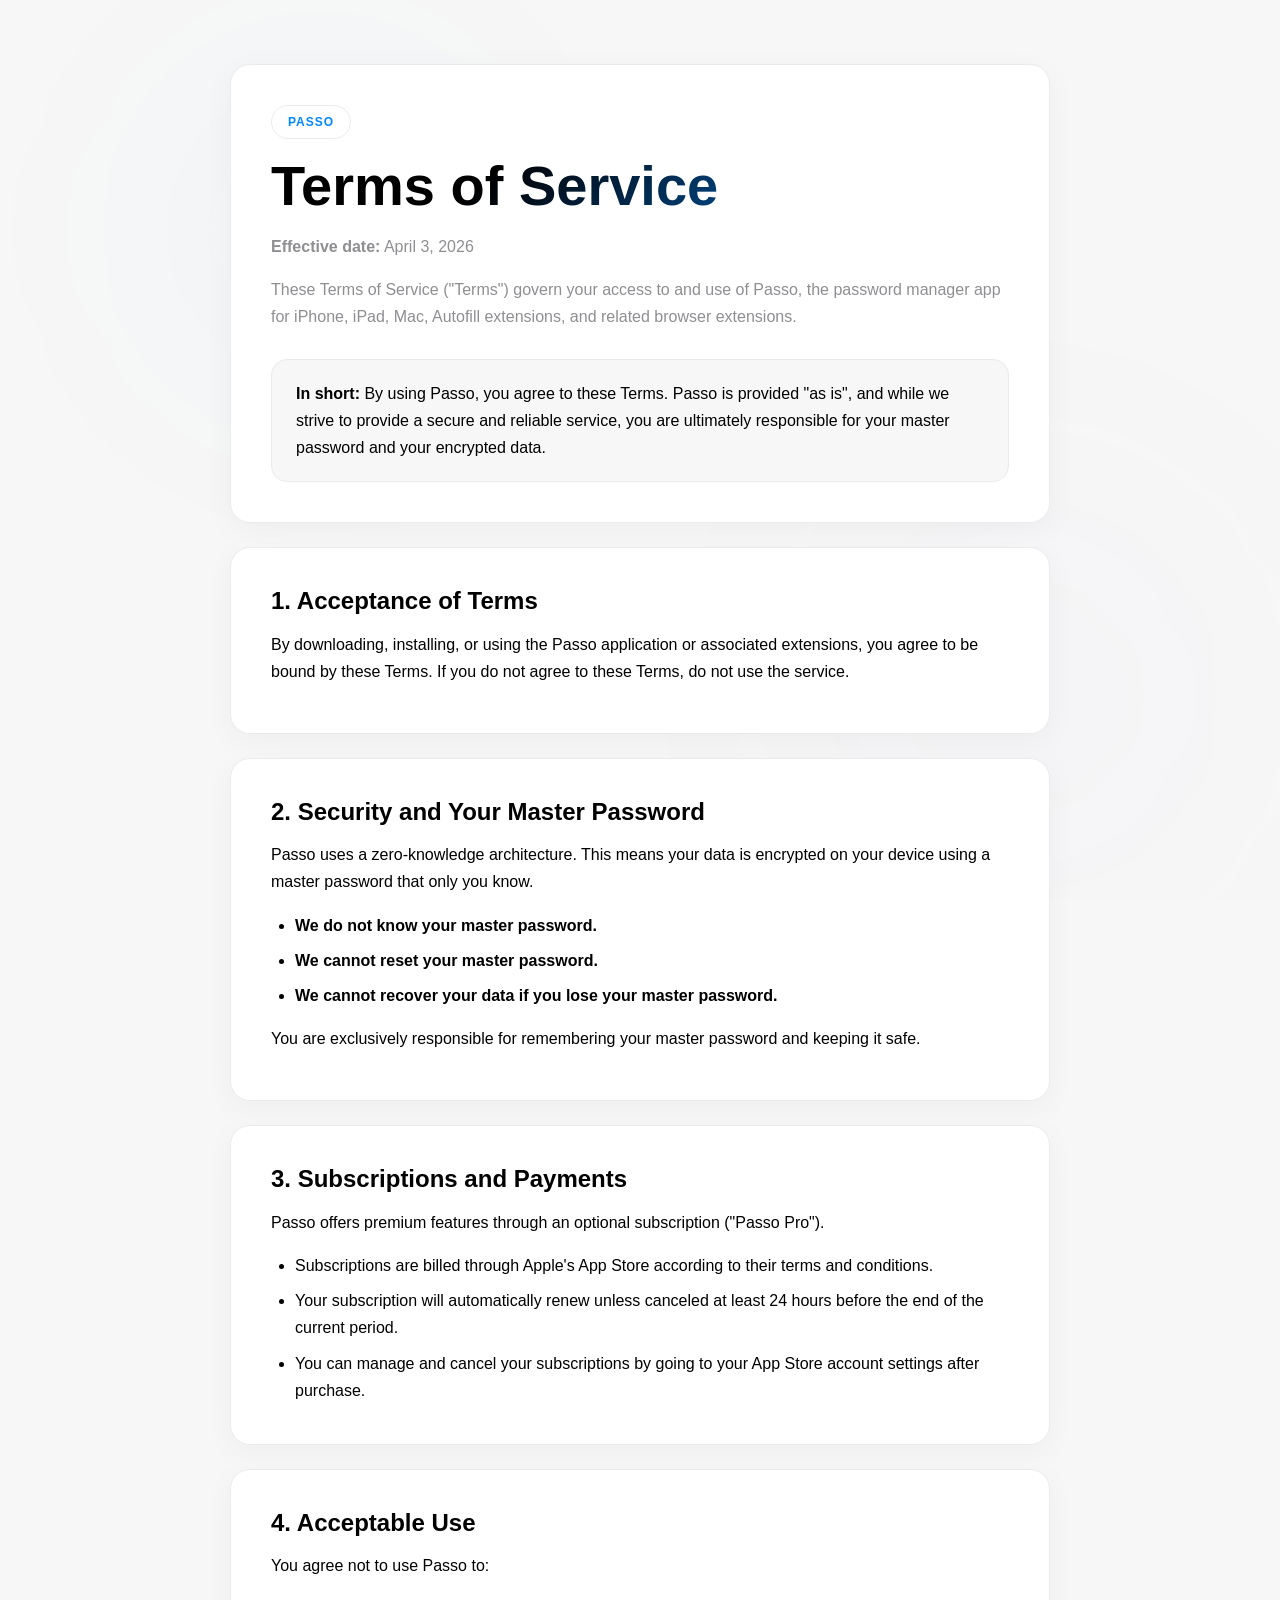
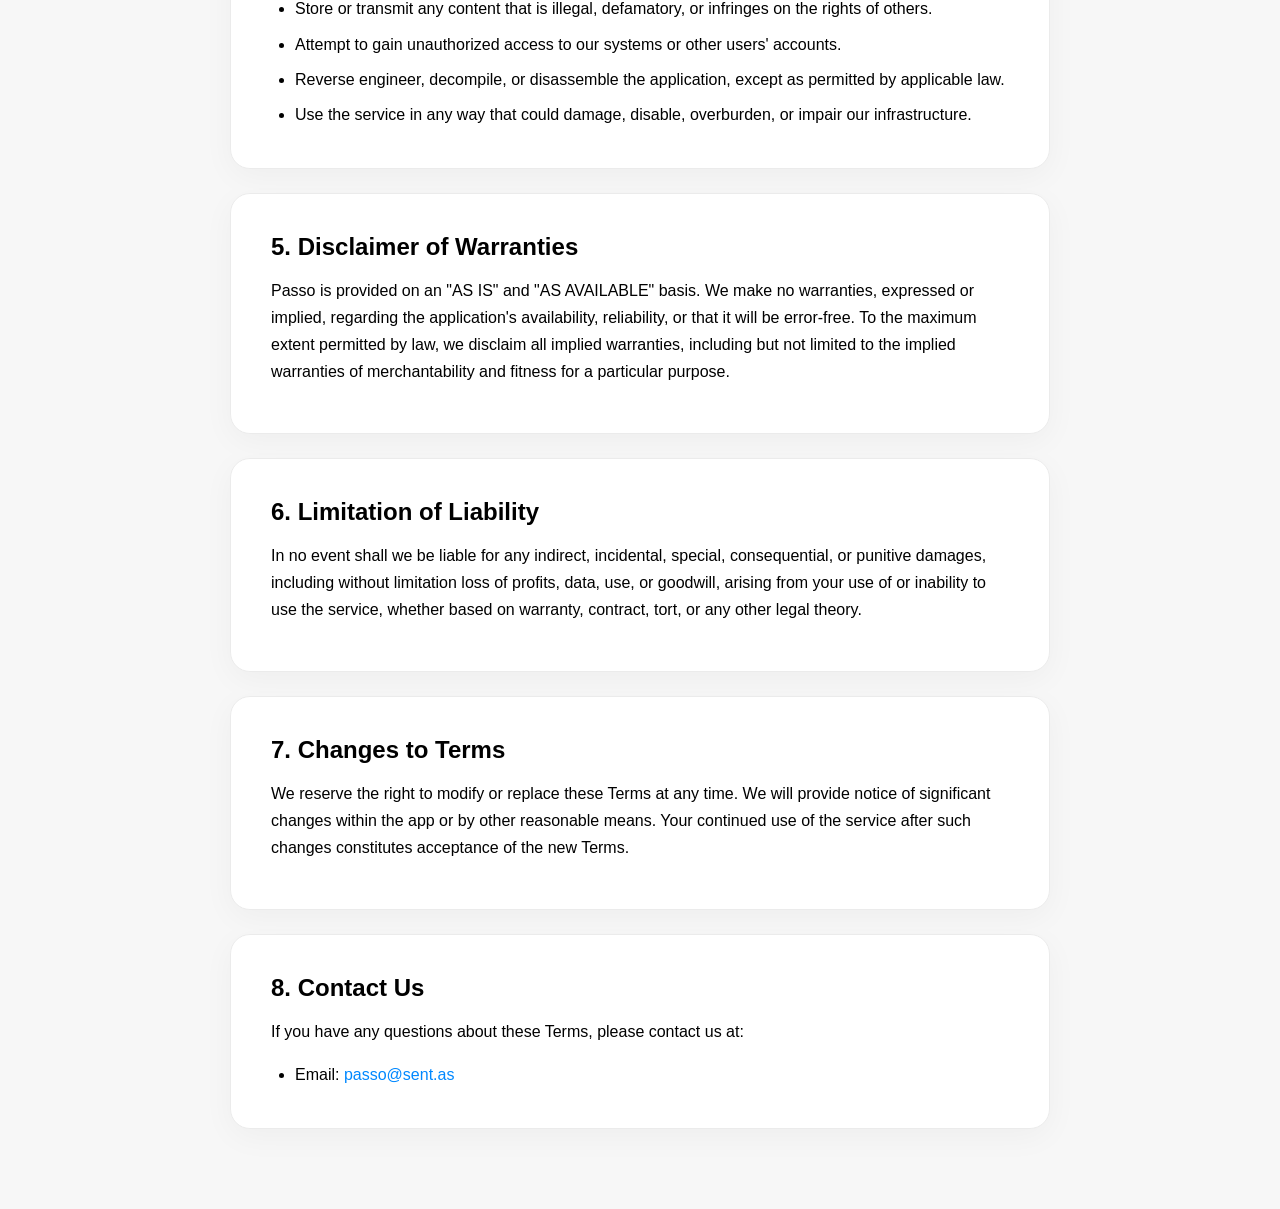
<file: terms.html>
<!DOCTYPE html>
<html lang="en">
<head>
    <meta charset="utf-8">
    <meta name="viewport" content="width=device-width, initial-scale=1">
    <title>Passo Terms of Service</title>
    <!-- Google Fonts -->
    <link rel="preconnect" href="https://fonts.googleapis.com">
    <link rel="preconnect" href="https://fonts.gstatic.com" crossorigin>
    <link href="https://fonts.googleapis.com/css2?family=Outfit:wght@300;400;500;600;700;800&display=swap" rel="stylesheet">
    <link rel="icon" type="image/svg+xml" href="../icon.svg">
    <style>
        :root {
            color-scheme: light;
            --bg-base: #F7F7F7;
            --bg-surface: #FFFFFF;
            --text-main: #000000;
            --text-muted: #8E8E93;
            --glass-bg: #FFFFFF;
            --glass-border: 1px solid #EBEBEB;
            --glass-shadow: 0 8px 32px 0 rgba(0, 0, 0, 0.04);
            --accent-blue: #0088FF;
            --accent-soft: rgba(0, 136, 255, 0.06);
            --font: -apple-system, BlinkMacSystemFont, "SF Pro Text", "SF Pro Icons", "Helvetica Neue", Helvetica, Arial, sans-serif;
            --line: #EBEBEB;
        }

        *, *::before, *::after {
            box-sizing: border-box;
        }

        body {
            margin: 0;
            font-family: var(--font);
            color: var(--text-main);
            background-color: var(--bg-base);
            overflow-x: hidden;
            position: relative;
            -webkit-font-smoothing: antialiased;
            line-height: 1.7;
        }

        /* Background Auras */
        .aura-container {
            position: fixed;
            top: 0; left: 0;
            width: 100vw; height: 100vh;
            overflow: hidden; z-index: -1;
            pointer-events: none;
        }

        .aura {
            position: absolute;
            filter: blur(100px);
            opacity: 0.5;
            animation: float-aura 20s ease-in-out infinite alternate;
        }

        .aura-1 { top: -10%; left: 0%; width: 50vw; height: 50vw; background: radial-gradient(circle, rgba(0,136,255,0.05) 0%, rgba(0,136,255,0) 70%); }
        .aura-2 { bottom: -20%; right: -10%; width: 60vw; height: 60vw; background: radial-gradient(circle, rgba(142,119,243,0.05) 0%, rgba(142,119,243,0) 70%); animation-delay: -5s; }

        @keyframes float-aura {
            0% { transform: translate(0, 0) scale(1); }
            50% { transform: translate(5%, 5%) scale(1.1); }
            100% { transform: translate(-5%, -5%) scale(0.9); }
        }

        main {
            max-width: 860px;
            margin: 0 auto;
            padding: 64px 20px 80px;
        }

        .hero, section {
            background: var(--glass-bg);
            backdrop-filter: blur(16px);
            -webkit-backdrop-filter: blur(16px);
            border: var(--glass-border);
            border-radius: 20px;
            box-shadow: var(--glass-shadow);
        }

        .hero {
            padding: 40px;
            margin-bottom: 24px;
        }

        .eyebrow {
            display: inline-flex;
            align-items: center;
            gap: 8px;
            padding: 6px 16px;
            background: #FFFFFF;
            border: 1px solid var(--line);
            border-radius: 9999px;
            font-size: 12px;
            font-weight: 600;
            letter-spacing: 0.08em;
            text-transform: uppercase;
            backdrop-filter: blur(8px);
            color: var(--accent-blue);
            margin-bottom: 16px;
        }

        h1, h2 {
            line-height: 1.1;
            margin: 0 0 16px;
            font-weight: 700;
            color: var(--text-main);
        }

        h1 {
            font-size: clamp(36px, 5vw, 56px);
            font-weight: 800;
            background: linear-gradient(135deg, var(--text-main) 30%, var(--accent-blue) 100%);
            -webkit-background-clip: text;
            -webkit-text-fill-color: transparent;
            background-clip: text;
        }

        h2 { font-size: 24px; margin-top: 8px; }

        p, li { font-size: 16px; font-weight: 400; }

        .meta, .intro { color: var(--text-muted); }

        .summary {
            margin-top: 28px;
            padding: 20px 24px;
            border-radius: 16px;
            background: var(--bg-base);
            border: 1px solid var(--line);
            color: var(--text-main);
        }

        section { padding: 32px 40px; margin-top: 24px; }
        
        ul { margin: 16px 0 0; padding-left: 24px; }
        li { margin-bottom: 8px; }

        a { color: var(--accent-blue); text-decoration: none; transition: 0.2s; font-weight: 500; }
        a:hover { color: #0073e6; text-decoration: underline; }

        code {
            font-family: ui-monospace, SFMono-Regular, Menlo, Monaco, Consolas, monospace;
            font-size: 0.9em;
            background: rgba(0, 0, 0, 0.04);
            padding: 2px 6px;
            border-radius: 4px;
        }

        .fade-in {
            opacity: 0;
            animation: fadeIn 0.8s ease forwards;
        }

        @keyframes fadeIn {
            from { opacity: 0; transform: translateY(10px); }
            to { opacity: 1; transform: translateY(0); }
        }

        @media (max-width: 640px) {
            .hero, section { padding: 24px 20px; border-radius: 16px; }
            main { padding: 32px 16px 40px; }
        }
    </style>
</head>
<body>
<div class="aura-container">
    <div class="aura aura-1"></div>
    <div class="aura aura-2"></div>
</div>
<main class="fade-in">
    <header class="hero">
        <div class="eyebrow">Passo</div>
        <h1>Terms of Service</h1>
        <p class="meta"><strong>Effective date:</strong> April 3, 2026</p>
        <p class="intro">
            These Terms of Service ("Terms") govern your access to and use of Passo, the password manager app for iPhone, iPad, Mac, Autofill extensions, and related browser extensions.
        </p>
        <div class="summary">
            <strong>In short:</strong> By using Passo, you agree to these Terms. Passo is provided "as is", and while we strive to provide a secure and reliable service, you are ultimately responsible for your master password and your encrypted data.
        </div>
    </header>

    <section>
        <h2>1. Acceptance of Terms</h2>
        <p>
            By downloading, installing, or using the Passo application or associated extensions, you agree to be bound by these Terms. If you do not agree to these Terms, do not use the service.
        </p>
    </section>

    <section>
        <h2>2. Security and Your Master Password</h2>
        <p>
            Passo uses a zero-knowledge architecture. This means your data is encrypted on your device using a master password that only you know.
        </p>
        <ul>
            <li><strong>We do not know your master password.</strong></li>
            <li><strong>We cannot reset your master password.</strong></li>
            <li><strong>We cannot recover your data if you lose your master password.</strong></li>
        </ul>
        <p>
            You are exclusively responsible for remembering your master password and keeping it safe.
        </p>
    </section>

    <section>
        <h2>3. Subscriptions and Payments</h2>
        <p>
            Passo offers premium features through an optional subscription ("Passo Pro").
        </p>
        <ul>
            <li>Subscriptions are billed through Apple's App Store according to their terms and conditions.</li>
            <li>Your subscription will automatically renew unless canceled at least 24 hours before the end of the current period.</li>
            <li>You can manage and cancel your subscriptions by going to your App Store account settings after purchase.</li>
        </ul>
    </section>

    <section>
        <h2>4. Acceptable Use</h2>
        <p>You agree not to use Passo to:</p>
        <ul>
            <li>Store or transmit any content that is illegal, defamatory, or infringes on the rights of others.</li>
            <li>Attempt to gain unauthorized access to our systems or other users' accounts.</li>
            <li>Reverse engineer, decompile, or disassemble the application, except as permitted by applicable law.</li>
            <li>Use the service in any way that could damage, disable, overburden, or impair our infrastructure.</li>
        </ul>
    </section>

    <section>
        <h2>5. Disclaimer of Warranties</h2>
        <p>
            Passo is provided on an "AS IS" and "AS AVAILABLE" basis. We make no warranties, expressed or implied, regarding the application's availability, reliability, or that it will be error-free. To the maximum extent permitted by law, we disclaim all implied warranties, including but not limited to the implied warranties of merchantability and fitness for a particular purpose.
        </p>
    </section>

    <section>
        <h2>6. Limitation of Liability</h2>
        <p>
            In no event shall we be liable for any indirect, incidental, special, consequential, or punitive damages, including without limitation loss of profits, data, use, or goodwill, arising from your use of or inability to use the service, whether based on warranty, contract, tort, or any other legal theory.
        </p>
    </section>

    <section>
        <h2>7. Changes to Terms</h2>
        <p>
            We reserve the right to modify or replace these Terms at any time. We will provide notice of significant changes within the app or by other reasonable means. Your continued use of the service after such changes constitutes acceptance of the new Terms.
        </p>
    </section>

    <section>
        <h2>8. Contact Us</h2>
        <p>If you have any questions about these Terms, please contact us at:</p>
        <ul>
            <li>Email: <a href="mailto:passo@sent.as">passo@sent.as</a></li>
        </ul>
    </section>
</main>
</body>
</html>
</file>
<file: styles.css>
:root {
    color-scheme: light;
    
    /* Passo Shared Design Baseline Colors */
    --primary: #000000;
    --secondary: #808080;
    --tertiary: #0088FF; /* Action Accent */
    --accent-favorite: #FFCB51;
    
    --bg-base: #FFFFFF;
    --bg-shell: #F7F7F7; /* Default app background */
    --bg-card: #FFFFFF;
    
    --inset: #F5F5F7;
    --inset-strong: #F2F2F7;
    --divider: #EBEBEB;
    --text-muted: #8E8E93;
    --neutral-dark: #31302E;
    
    /* Gradient Color Families for Icons */
    --credential-start: #F6B443;
    --credential-end: #F69643;
    --card-start: #498CF0;
    --card-end: #697DD9;
    --identity-start: #8E77F3;
    --identity-end: #AF77F3;
    --note-start: #65DAC8;
    --note-end: #65C2DA;
    --fallback-start: #E5E5E5;
    --fallback-end: #D9D9D9;

    --radius-sm: 8px;
    --radius-md: 12px;
    --radius-lg: 16px;
    --radius-xl: 24px;
    --radius-xxl: 26px;
    --radius-pill: 9999px;
    
    --container: 1140px;
    --font: -apple-system, BlinkMacSystemFont, "SF Pro Text", "SF Pro Icons", "Helvetica Neue", Helvetica, Arial, sans-serif;
    
    --glass-bg: rgba(255, 255, 255, 0.7);
    --glass-border: 1px solid rgba(0, 0, 0, 0.05);
    --glass-shadow: 0 8px 32px 0 rgba(0, 0, 0, 0.04);
}

*, *::before, *::after {
    box-sizing: border-box;
}

html {
    scroll-behavior: smooth;
    background-color: var(--bg-base);
}

body {
    margin: 0;
    font-family: var(--font);
    color: var(--primary);
    background-color: var(--bg-base);
    overflow-x: hidden;
    position: relative;
    -webkit-font-smoothing: antialiased;
}

/* Background Auras - Soft pastel gradients for premium depth */
.aura-container {
    position: fixed;
    top: 0;
    left: 0;
    width: 100vw;
    height: 100vh;
    overflow: hidden;
    z-index: -1;
    pointer-events: none;
}

.aura {
    position: absolute;
    filter: blur(100px);
    opacity: 0.6;
    animation: float-aura 20s ease-in-out infinite alternate;
}

.aura-1 {
    top: -10%;
    left: 10%;
    width: 50vw;
    height: 50vw;
    background: radial-gradient(circle, rgba(0,136,255,0.06) 0%, rgba(0,136,255,0) 70%);
}

.aura-2 {
    bottom: -20%;
    right: -10%;
    width: 60vw;
    height: 60vw;
    background: radial-gradient(circle, rgba(142,119,243,0.05) 0%, rgba(142,119,243,0) 70%);
    animation-delay: -5s;
}

.aura-3 {
    top: 40%;
    left: 40%;
    width: 40vw;
    height: 40vw;
    background: radial-gradient(circle, rgba(246,180,67,0.04) 0%, rgba(246,180,67,0) 70%);
    animation-delay: -10s;
}

@keyframes float-aura {
    0% { transform: translate(0, 0) scale(1); }
    50% { transform: translate(5%, 5%) scale(1.1); }
    100% { transform: translate(-5%, -5%) scale(0.9); }
}

img { display: block; max-width: 100%; }
a { color: inherit; text-decoration: none; }

.container {
    width: min(calc(100% - 48px), var(--container));
    margin: 0 auto;
}

/* Glass & UI Effects in Light Mode */
.glass-panel {
    background: var(--glass-bg);
    backdrop-filter: blur(20px);
    -webkit-backdrop-filter: blur(20px);
    border: var(--glass-border);
    border-radius: var(--radius-xl);
    box-shadow: var(--glass-shadow);
}

.glass-panel-dark {
    /* iPhone mockup bezel / boundary */
    background: #000000;
    border: 1px solid rgba(0, 0, 0, 0.9);
    border-radius: 40px;
    box-shadow: 0 20px 50px rgba(0, 0, 0, 0.15), inset 0 1px 1px rgba(255,255,255,0.1);
}

.glass-pill {
    display: inline-flex;
    align-items: center;
    gap: 8px;
    padding: 6px 16px;
    background: var(--inset);
    border: 1px solid var(--divider);
    border-radius: var(--radius-pill);
    font-size: 13px;
    font-weight: 600;
    color: var(--primary);
    letter-spacing: 0.02em;
    backdrop-filter: blur(8px);
}

/* Typography Elements */
.text-gradient {
    background: linear-gradient(135deg, var(--primary) 30%, var(--tertiary) 100%);
    -webkit-background-clip: text;
    -webkit-text-fill-color: transparent;
    background-clip: text;
}

h1 {
    font-size: clamp(2.75rem, 5.5vw, 4.5rem);
    line-height: 1.1;
    letter-spacing: -0.03em;
    margin: 16px 0 24px;
    font-weight: 800;
    color: var(--primary);
    text-wrap: balance;
}

h2 {
    font-size: clamp(2rem, 3.5vw, 2.75rem);
    line-height: 1.15;
    letter-spacing: -0.02em;
    font-weight: 700;
    margin: 0 0 16px;
    color: var(--primary);
    text-wrap: balance;
}

.hero-text {
    font-size: clamp(1.05rem, 1.8vw, 1.2rem);
    line-height: 1.6;
    color: var(--secondary);
    max-width: 520px;
    font-weight: 400;
    text-wrap: pretty;
}

/* Header */
.site-header {
    position: fixed;
    top: 0; left: 0; right: 0;
    z-index: 50;
    background: rgba(255, 255, 255, 0.8);
    backdrop-filter: blur(20px);
    -webkit-backdrop-filter: blur(20px);
    border-bottom: 1px solid var(--divider);
}

.header-inner {
    display: flex;
    align-items: center;
    justify-content: space-between;
    height: 72px;
}

.brand {
    display: flex;
    align-items: center;
    gap: 12px;
    font-weight: 700;
    font-size: 19px;
    letter-spacing: -0.02em;
    color: var(--primary);
}

.brand-icon {
    display: flex;
    align-items: center;
    justify-content: center;
    width: 32px; height: 32px;
    background: var(--bg-shell);
    border-radius: var(--radius-sm);
    border: 1px solid var(--divider);
}

.site-nav {
    display: none;
}

@media (min-width: 768px) {
    .site-nav {
        display: flex;
        gap: 32px;
    }
    .site-nav a {
        font-size: 14px;
        font-weight: 600;
        color: var(--secondary);
        transition: color 0.2s ease;
    }
    .site-nav a:hover {
        color: var(--primary);
    }
}

/* Buttons (Matching App: Black primary, Inset secondary, fully rounded) */
.button {
    display: inline-flex;
    align-items: center;
    justify-content: center;
    padding: 12px 24px;
    border-radius: var(--radius-pill);
    font-size: 15px;
    font-weight: 600;
    transition-property: transform, background-color, box-shadow, border-color, color;
    transition-duration: 0.25s;
    transition-timing-function: cubic-bezier(0.4, 0, 0.2, 1);
    cursor: pointer;
    border: none;
}

.button:active {
    transform: scale(0.96);
}

.button-glow {
    background: var(--primary);
    color: var(--bg-base);
    box-shadow: 0 4px 14px rgba(0, 0, 0, 0.1);
}

.button-glow:hover {
    transform: translateY(-2px);
    background-color: #222222;
    box-shadow: 0 6px 20px rgba(0, 0, 0, 0.15);
}

.button-glass {
    background: var(--inset);
    color: var(--primary);
    border: 1px solid var(--divider);
}

.button-glass:hover {
    background: var(--inset-strong);
    transform: translateY(-2px);
    border-color: var(--text-muted);
}

.header-cta {
    padding: 8px 16px;
    font-size: 14px;
}

/* Hero Section */
.hero {
    padding: 110px 0 100px;
    background-color: var(--bg-base);
}

.hero-grid {
    display: grid;
    grid-template-columns: 1fr;
    gap: 64px;
    align-items: center;
}

@media (min-width: 1150px) {
    .hero-grid {
        grid-template-columns: 1.15fr 1fr;
    }
}

.pulse-dot {
    width: 6px; height: 6px;
    background: #10b981;
    border-radius: 50%;
    box-shadow: 0 0 0 0 rgba(16, 185, 129, 0.7);
    animation: pulse-green 2s infinite;
}

@keyframes pulse-green {
    0% { transform: scale(0.95); box-shadow: 0 0 0 0 rgba(16, 185, 129, 0.4); }
    70% { transform: scale(1); box-shadow: 0 0 0 6px rgba(16, 185, 129, 0); }
    100% { transform: scale(0.95); box-shadow: 0 0 0 0 rgba(16, 185, 129, 0); }
}

.hero-actions {
    display: flex;
    flex-wrap: wrap;
    gap: 16px;
    margin: 40px 0;
}

.hero-points {
    display: flex;
    flex-wrap: wrap;
    gap: 16px;
}

.point-chip {
    display: flex;
    align-items: center;
    gap: 6px;
    font-size: 14px;
    font-weight: 500;
    color: var(--secondary);
}

.point-chip svg {
    color: var(--tertiary);
}

/* Hero Visuals - macOS / iOS Mockups redesigned in light mode */
.hero-visual {
    position: relative;
    height: 500px;
    perspective: 1000px;
}

.mock-mac-wrapper {
    position: absolute;
    inset: 0;
}

.mock-phone-wrapper {
    position: absolute;
    inset: 0;
    pointer-events: none;
}

.mock-phone-wrapper .mock-phone {
    pointer-events: auto;
}

.mock-mac {
    position: absolute;
    top: 50%; left: 45%;
    width: 600px;
    transform: translate(-50%, -50%) rotateY(-5deg) rotateX(5deg);
    transition: transform 0.3s ease;
    background: #FFFFFF;
    border: 1px solid var(--divider);
    border-radius: var(--radius-lg);
    box-shadow: 0 20px 40px rgba(0, 0, 0, 0.06), 0 1px 3px rgba(0,0,0,0.02);
}

.hero-visual:hover .mock-mac {
    transform: translate(-50%, -50%) rotateY(0deg) rotateX(0deg);
}

.mock-bar {
    display: flex;
    gap: 8px;
    padding: 12px 16px;
    border-bottom: 1px solid var(--divider);
    background: var(--inset);
    border-top-left-radius: inherit;
    border-top-right-radius: inherit;
}

.dot {
    width: 12px; height: 12px;
    border-radius: 50%;
}
.dot.close { background: #ff5f56; }
.dot.minimize { background: #ffbd2e; }
.dot.maximize { background: #27c93f; }

.mock-body {
    display: grid;
    grid-template-columns: 160px 1fr;
    height: 380px;
}

.mock-sidebar {
    padding: 16px;
    border-right: 1px solid var(--divider);
    background: #F3F3F3;
}

.mock-sidebar-title {
    font-size: 11px;
    font-weight: 700;
    color: var(--text-muted);
    letter-spacing: 0.08em;
    margin-bottom: 16px;
}

.mock-item {
    display: flex;
    align-items: center;
    gap: 10px;
    padding: 8px 12px;
    border-radius: var(--radius-sm);
    font-size: 13px;
    font-weight: 500;
    color: var(--primary);
    margin-bottom: 4px;
}

.mock-item.active {
    background: #FFFFFF;
    box-shadow: 0 1px 3px rgba(0,0,0,0.06), 0 1px 1px rgba(0,0,0,0.04);
    font-weight: 600;
}

.mock-icon {
    width: 16px; height: 16px;
    border-radius: 4px;
    background: linear-gradient(135deg, var(--card-start), var(--card-end));
}
.mock-icon.star { background: var(--accent-favorite); }
.mock-icon.key { background: linear-gradient(135deg, var(--credential-start), var(--credential-end)); }
.mock-icon.card { background: linear-gradient(135deg, var(--identity-start), var(--identity-end)); }

.mock-panel {
    padding: 24px;
    background: var(--bg-base);
}

.glass-input {
    display: flex;
    align-items: center;
    gap: 10px;
    padding: 10px 16px;
    background: var(--inset);
    border: 1px solid var(--divider);
    border-radius: var(--radius-pill);
    color: var(--text-muted);
    font-size: 13px;
    margin-bottom: 24px;
}

.mock-list {
    display: flex;
    flex-direction: column;
    gap: 12px;
}

.mock-row {
    display: flex;
    align-items: center;
    padding: 12px 16px;
    background: var(--bg-base);
    border: 1px solid var(--divider);
    border-radius: var(--radius-md);
    gap: 16px;
    box-shadow: 0 2px 6px rgba(0,0,0,0.01);
}

.row-icon {
    width: 36px; height: 36px;
    flex: 0 0 36px; /* Explicitly set flex-basis and prevent shrinking (Safari bug fix) */
    border-radius: var(--radius-sm);
    display: flex; align-items: center; justify-content: center;
    font-weight: 700; color: white;
}
.row-icon.apple { background: #111; }
.row-icon.github { background: #24292e; }
.row-icon.bank { background: linear-gradient(135deg, var(--card-start), var(--card-end)); }

.row-details {
    flex: 1;
}
.row-details strong { display: block; font-size: 14px; margin-bottom: 2px; color: var(--primary); }
.row-details span { font-size: 12px; color: var(--secondary); font-variant-numeric: tabular-nums; }

.row-badge {
    padding: 4px 10px;
    border-radius: 6px;
    font-size: 11px;
    font-weight: 600;
    flex-shrink: 0; /* Prevent badge squishing in flex container */
}
.row-badge.passkey { background: rgba(246, 180, 67, 0.1); color: #c27803; border: 1px solid rgba(246, 180, 67, 0.15); }
.row-badge.password { background: rgba(73, 140, 240, 0.1); color: #2563eb; border: 1px solid rgba(73, 140, 240, 0.15); }
.row-badge.card-badge { background: rgba(142, 119, 243, 0.1); color: #6d28d9; border: 1px solid rgba(142, 119, 243, 0.15); }

/* Floating Phone - iOS mockup matching light app */
.mock-phone {
    position: absolute;
    right: 5%; bottom: -5%;
    width: 260px;
    height: 520px;
    padding: 8px;
    z-index: 10;
    transform: rotateY(-15deg) rotateX(10deg);
    animation: float 6s ease-in-out infinite;
    background: #000000;
    border: 3px solid #2d2d2d;
    border-radius: 40px;
    box-shadow: 0 20px 50px rgba(0, 0, 0, 0.12);
}

@keyframes float {
    0% { transform: translateY(0px) rotateY(-15deg) rotateX(10deg); }
    50% { transform: translateY(-20px) rotateY(-12deg) rotateX(12deg); }
    100% { transform: translateY(0px) rotateY(-15deg) rotateX(10deg); }
}

.mock-phone-notch {
    position: absolute;
    top: 8px; left: 50%;
    transform: translateX(-50%);
    width: 80px; height: 18px;
    background: #000;
    border-bottom-left-radius: 10px;
    border-bottom-right-radius: 10px;
    z-index: 20;
}

.mock-phone-screen {
    width: 100%; height: 100%;
    background: var(--bg-shell);
    border-radius: 32px;
    padding: 60px 20px 20px;
    position: relative;
    overflow: hidden;
}

.phone-header {
    text-align: center;
}
.phone-header h2 { font-size: 22px; margin-top: 12px; color: var(--primary); font-weight: 700; }

.pill-badge {
    display: inline-flex;
    align-items: center;
    gap: 6px;
    padding: 6px 14px;
    background: #FFFFFF;
    border: 1px solid var(--divider);
    border-radius: var(--radius-pill);
    font-size: 12px;
    font-weight: 600;
    color: var(--primary);
    box-shadow: 0 2px 6px rgba(0,0,0,0.03);
}

.lock-icon {
    width: 6px; height: 6px;
    background: #10b981;
    border-radius: 50%;
}

.phone-stack {
    margin-top: 30px;
    display: flex; flex-direction: column; gap: 12px;
}

.phone-card {
    background: #FFFFFF;
    border: 1px solid var(--divider);
    border-radius: var(--radius-md);
    padding: 16px;
    display: flex; align-items: center; gap: 12px;
    box-shadow: 0 2px 6px rgba(0,0,0,0.01);
}



.phone-glow {
    position: absolute;
    bottom: -20px; right: -20px;
    width: 150px; height: 150px;
    background: rgba(0, 136, 255, 0.1);
    filter: blur(50px);
    z-index: -1;
    border-radius: 50%;
}

/* Compact overrides for the phone mockup content to fit beautifully */
.mock-phone .mock-phone-screen {
    padding: 42px 12px 12px;
}
.mock-phone .phone-search {
    padding: 8px 12px;
    font-size: 11px;
    margin-top: 12px;
    margin-bottom: 16px;
    gap: 6px;
    border-radius: 10px;
    width: 100%;
}
.mock-phone .phone-search svg {
    width: 12px;
    height: 12px;
}
.mock-phone .phone-card {
    padding: 10px 12px;
    gap: 8px;
    text-align: left;
}
.mock-phone .row-icon {
    width: 28px;
    height: 28px;
    flex: 0 0 28px; /* Override flex-basis for mobile (Safari bug fix) */
    font-size: 12px;
    border-radius: 6px;
}
.mock-phone .row-details {
    min-width: 0; /* Enable flex child text truncation */
}
.mock-phone .row-details strong {
    font-size: 12px;
    margin-bottom: 0px;
    white-space: nowrap;
    overflow: hidden;
    text-overflow: ellipsis;
}
.mock-phone .row-details span {
    font-size: 10px;
    white-space: nowrap;
    overflow: hidden;
    text-overflow: ellipsis;
    display: block;
}
.mock-phone .row-badge {
    padding: 2px 6px;
    font-size: 9px;
    border-radius: 4px;
}

/* Features Section (Light shell background to create alternating section layout) */
.features-section {
    padding: 120px 0;
    background-color: var(--bg-shell);
    border-top: 1px solid var(--divider);
    border-bottom: 1px solid var(--divider);
    scroll-margin-top: 72px;
}

.section-heading {
    display: flex;
    flex-direction: column;
    align-items: flex-start;
    gap: 12px;
    margin-bottom: 0;
}

.section-heading h2 {
    margin: 0;
}

.section-heading .hero-text {
    margin: 0;
}

.section-heading.center,
.section-heading.text-center {
    display: flex;
    flex-direction: column;
    align-items: center;
    text-align: center;
}

.feature-grid {
    display: grid;
    grid-template-columns: repeat(auto-fit, minmax(260px, 1fr));
    gap: 24px;
    margin-top: 64px;
}

.interactive-card {
    background: #FFFFFF;
    border: 1px solid var(--divider);
    border-radius: var(--radius-lg);
    padding: 32px 24px;
    transition: transform 0.3s ease, box-shadow 0.3s ease, border-color 0.3s ease;
}

.interactive-card:hover {
    transform: translateY(-5px);
    border-color: var(--tertiary);
    box-shadow: 0 15px 35px rgba(0, 0, 0, 0.05);
}

.feature-icon {
    width: 52px; height: 52px;
    border-radius: var(--radius-md);
    display: flex; align-items: center; justify-content: center;
    margin-bottom: 20px;
}

.feature-icon svg { width: 26px; height: 26px; }

/* Feature Icons mapped to App icon gradients */
.secure-bg { color: #FFFFFF; background: linear-gradient(135deg, var(--credential-start), var(--credential-end)); }
.sync-bg { color: #FFFFFF; background: linear-gradient(135deg, var(--card-start), var(--card-end)); }
.import-bg { color: #FFFFFF; background: linear-gradient(135deg, var(--fallback-start), var(--fallback-end)); }
.web-bg { color: #FFFFFF; background: linear-gradient(135deg, var(--note-start), var(--note-end)); }
.cli-bg { color: #FFFFFF; background: var(--primary); }

.feature-card h3 {
    font-size: 20px; margin-bottom: 12px; font-weight: 700; color: var(--primary);
}

.feature-card p {
    color: var(--secondary);
    font-size: 15px; line-height: 1.5; margin: 0;
    text-wrap: pretty;
}

/* Pricing Section */
.pricing-section {
    padding: 80px 0 120px;
    background-color: var(--bg-base);
    border-bottom: 1px solid var(--divider);
    scroll-margin-top: 72px;
}

.pricing-toggle-wrapper {
    display: flex;
    justify-content: center;
    margin: 40px 0 64px;
}

.pricing-toggle {
    display: inline-flex;
    background: var(--inset);
    border: 1px solid var(--divider);
    border-radius: var(--radius-pill);
    padding: 4px;
    gap: 4px;
}

.pricing-toggle .toggle-btn {
    background: transparent;
    border: none;
    color: var(--secondary);
    font-size: 14px;
    font-weight: 600;
    padding: 8px 20px;
    border-radius: var(--radius-pill);
    cursor: pointer;
    transition: all 0.25s cubic-bezier(0.4, 0, 0.2, 1);
}

.pricing-toggle .toggle-btn.active {
    background: var(--primary);
    color: var(--bg-base);
    box-shadow: 0 2px 8px rgba(0, 0, 0, 0.08);
}

.pricing-toggle .toggle-btn:hover:not(.active) {
    background: var(--inset-strong);
    color: var(--primary);
}

.pricing-grid {
    display: grid;
    grid-template-columns: repeat(2, 1fr);
    gap: 32px;
    max-width: 960px;
    margin: 0 auto;
}

.pricing-card {
    border-radius: var(--radius-xl);
    padding: 48px 40px;
    display: flex;
    flex-direction: column;
    transition: transform 0.3s ease, box-shadow 0.3s ease, border-color 0.3s ease;
}

.pricing-card-free {
    background: var(--glass-bg);
    border: var(--glass-border);
    box-shadow: var(--glass-shadow);
}

.pricing-card-free:hover {
    transform: translateY(-5px);
    border-color: var(--divider);
    box-shadow: 0 15px 35px rgba(0, 0, 0, 0.05);
}

.pricing-card-premium {
    background: var(--neutral-dark);
    color: var(--bg-base);
    border: 1px solid rgba(255, 255, 255, 0.08);
    box-shadow: 0 20px 40px rgba(0, 0, 0, 0.12);
}

.pricing-card-premium:hover {
    transform: translateY(-5px);
    box-shadow: 0 25px 50px rgba(0, 0, 0, 0.20);
}

.plan-name {
    font-size: 22px;
    font-weight: 700;
    color: var(--primary);
    margin-bottom: 16px;
}

.plan-name-light {
    color: var(--bg-base);
}

.plan-name-row {
    display: flex;
    align-items: center;
    justify-content: space-between;
    margin-bottom: 16px;
}

.plan-badge {
    font-size: 12px;
    font-weight: 600;
    padding: 4px 12px;
    border-radius: var(--radius-pill);
    background: rgba(0, 136, 255, 0.15);
    color: #4da6ff;
    border: 1px solid rgba(0, 136, 255, 0.20);
}

.plan-price {
    display: flex;
    align-items: baseline;
    gap: 6px;
    margin-bottom: 8px;
}

.price-amount {
    font-size: 48px;
    font-weight: 800;
    letter-spacing: -0.03em;
    transition: opacity 0.25s ease, transform 0.25s ease;
}

.price-amount.changing {
    opacity: 0;
    transform: translateY(-4px);
}

.price-period {
    font-size: 16px;
    color: var(--secondary);
    font-weight: 500;
}

.pricing-card-premium .price-period {
    color: var(--text-muted);
}

.price-note {
    font-size: 13px;
    color: var(--text-muted);
    margin-bottom: 24px;
    font-weight: 500;
}

.plan-desc {
    font-size: 15px;
    line-height: 1.5;
    color: var(--secondary);
    margin: 0 0 32px 0;
    text-wrap: pretty;
}

.plan-desc-light {
    color: rgba(255, 255, 255, 0.7);
}

.feature-list {
    list-style: none;
    padding: 0;
    margin: 0 0 40px 0;
    display: flex;
    flex-direction: column;
    gap: 16px;
    flex: 1;
}

.feature-item {
    display: flex;
    align-items: flex-start;
    gap: 10px;
    font-size: 14px;
    line-height: 1.4;
    color: var(--primary);
}

.feature-list-light .feature-item {
    color: var(--bg-base);
}

.feat-check {
    color: var(--tertiary);
    font-weight: 700;
}

.feat-check-light {
    color: #4da6ff;
}

.feat-cross {
    color: var(--text-muted);
    font-weight: 700;
}

.feat-unavail {
    opacity: 0.5;
}

.pricing-cta {
    width: 100%;
    text-align: center;
    padding: 14px 24px;
}

.pricing-cta-premium {
    background: var(--tertiary);
    color: var(--bg-base);
    box-shadow: 0 4px 14px rgba(0, 136, 255, 0.2);
}

.pricing-cta-premium:hover {
    background: #0076db;
    box-shadow: 0 6px 20px rgba(0, 136, 255, 0.3);
}

.pricing-footnote {
    text-align: center;
    margin-top: 48px;
    font-size: 13px;
    color: var(--text-muted);
    font-weight: 500;
}

/* Call to Action Panel */
.cta-panel {
    position: relative;
    padding: 64px;
    display: flex; flex-direction: column; align-items: center; text-align: center;
    overflow: hidden;
    margin: 80px 0;
    background: #FFFFFF;
    border: 1px solid var(--divider);
    border-radius: var(--radius-xl);
    box-shadow: 0 10px 30px rgba(0,0,0,0.02);
}

.cta-glow {
    position: absolute;
    top: 50%; left: 50%;
    transform: translate(-50%, -50%);
    width: 300px; height: 300px;
    background: radial-gradient(circle, rgba(0, 136, 255, 0.04) 0%, rgba(0, 136, 255, 0) 70%);
    z-index: 0;
}

.cta-content, .platform-row { position: relative; z-index: 10; }

.cta-panel .hero-actions {
    justify-content: center;
}

.platform-row {
    display: flex; flex-wrap: wrap; justify-content: center; gap: 16px; margin-top: 40px;
}
.glass-badge {
    padding: 10px 20px;
    background: var(--bg-shell);
    border: 1px solid var(--divider);
    border-radius: var(--radius-md);
    font-size: 14px;
    font-weight: 600;
    color: var(--primary);
}

/* Footer */
.site-footer {
    border-top: 1px solid var(--divider);
    background: #FFFFFF;
    padding: 32px 0;
}

.footer-inner {
    display: flex; justify-content: space-between; align-items: center;
}

.footer-brand {
    display: flex; align-items: center; gap: 8px; font-weight: 700;
}

/* Animations */
.slide-up {
    opacity: 0;
    transform: translateY(30px);
    transition: opacity 0.8s cubic-bezier(0.16, 1, 0.3, 1), transform 0.8s cubic-bezier(0.16, 1, 0.3, 1);
}

.fade-in {
    opacity: 0;
    transition: opacity 1s ease-in;
}

.stagger-fade-in {
    opacity: 0; transform: translateY(20px);
    transition-property: opacity, transform;
    transition-duration: 0.6s;
    transition-timing-function: cubic-bezier(0.16, 1, 0.3, 1);
}

.visible {
    opacity: 1; transform: translateY(0);
}

/* Responsive Styles */
@media (max-width: 1150px) {
    .mock-mac-wrapper {
        position: relative;
        inset: auto;
    }
    .mock-phone-wrapper {
        position: relative;
        inset: auto;
        pointer-events: auto;
    }
    .mock-mac {
        position: relative;
        top: auto;
        left: auto;
        transform: none;
        width: 100%;
        margin: 40px auto 0;
    }
    .hero-visual {
        height: auto;
        display: flex;
        flex-direction: column;
        align-items: center;
    }
    .hero-visual:hover .mock-mac {
        transform: none;
    }
    .mock-phone {
        position: relative;
        width: 220px;
        height: 440px;
        right: auto;
        bottom: auto;
        margin: -160px auto 0;
        transform: none;
        animation: float-mobile 6s ease-in-out infinite;
    }
    @keyframes float-mobile {
        0% { transform: translateY(0px); }
        50% { transform: translateY(-15px); }
        100% { transform: translateY(0px); }
    }
}
@media (max-width: 768px) {
    .cta-panel { padding: 40px 24px; }
    .hero { padding: 100px 0 40px; }
    .pricing-grid {
        grid-template-columns: 1fr;
        gap: 24px;
    }
    .pricing-card {
        padding: 36px 24px;
    }
    .pricing-section {
        padding: 60px 0 80px;
    }
}

/* Language Switcher */
.lang-switcher {
    position: relative;
    display: flex;
    align-items: center;
}

.lang-icon {
    position: absolute;
    left: 12px;
    color: var(--text-muted);
    pointer-events: none;
    z-index: 1;
}

.lang-select {
    background: var(--inset);
    border: 1px solid var(--divider);
    color: var(--primary);
    padding: 0.5rem 2.2rem 0.5rem 2.2rem;
    border-radius: 20px;
    font-family: inherit;
    font-size: 0.9rem;
    font-weight: 600;
    cursor: pointer;
    appearance: none;
    outline: none;
    transition-property: background-color, border-color;
    transition-duration: 0.2s;
    transition-timing-function: ease;
}

.lang-select:hover {
    background: var(--inset-strong);
    border-color: var(--text-muted);
}

.lang-switcher::after {
    content: '';
    position: absolute;
    right: 14px;
    top: 50%;
    transform: translateY(-50%);
    width: 0;
    height: 0;
    border-left: 4px solid transparent;
    border-right: 4px solid transparent;
    border-top: 4px solid var(--primary);
    pointer-events: none;
    opacity: 0.7;
}

#platforms {
    scroll-margin-top: 72px;
}
</file>
